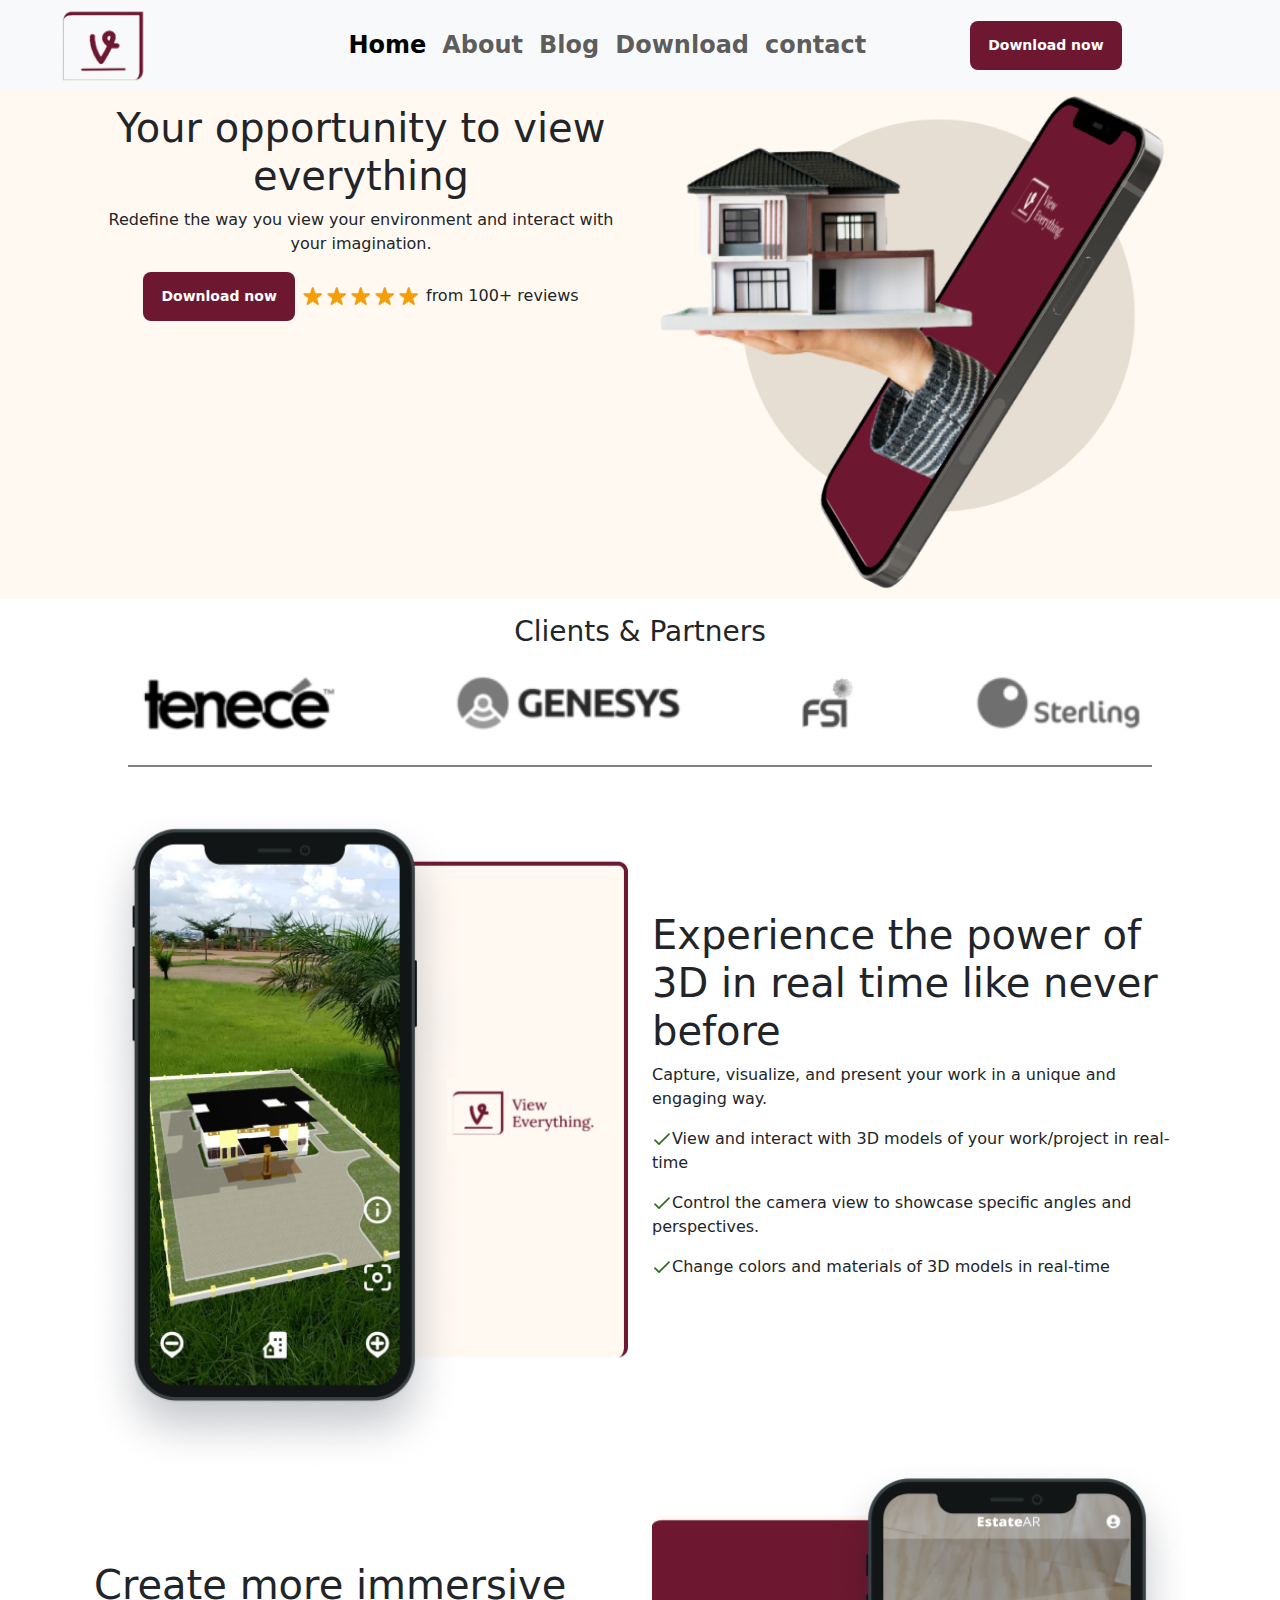
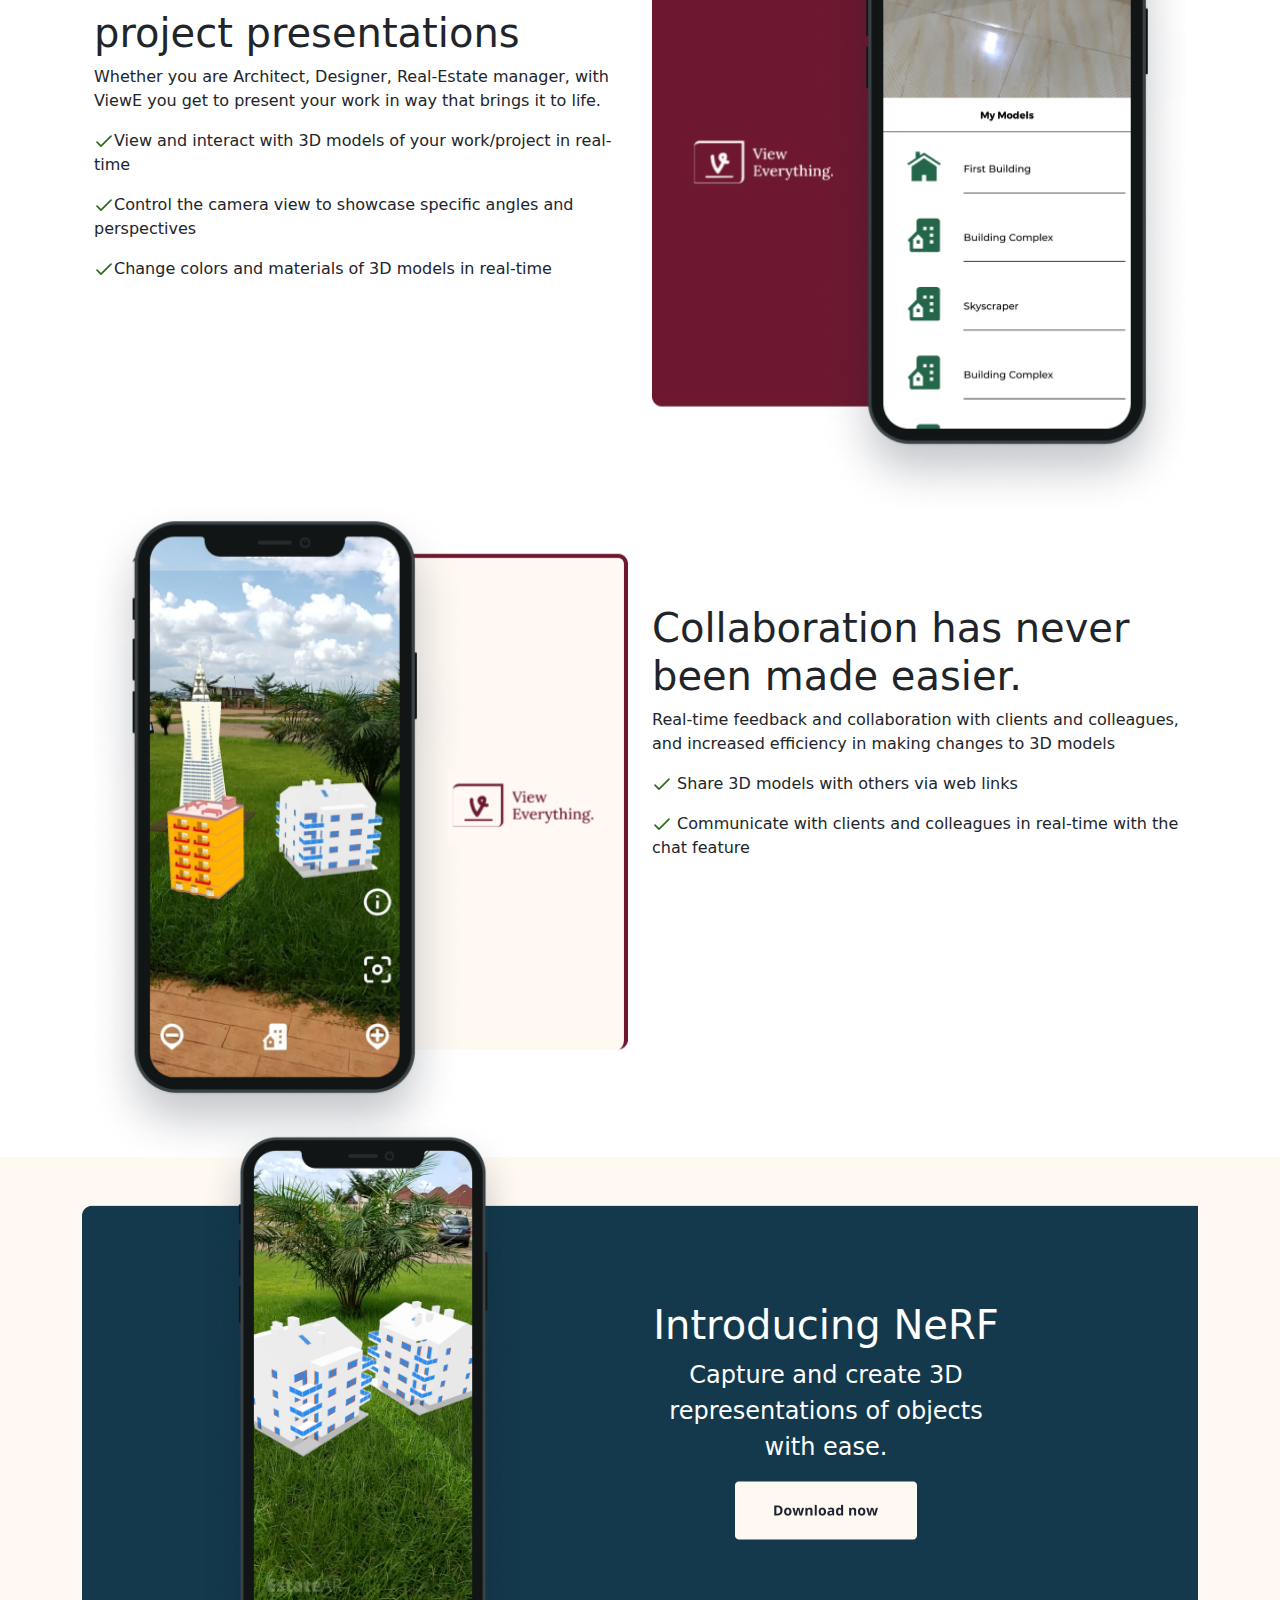
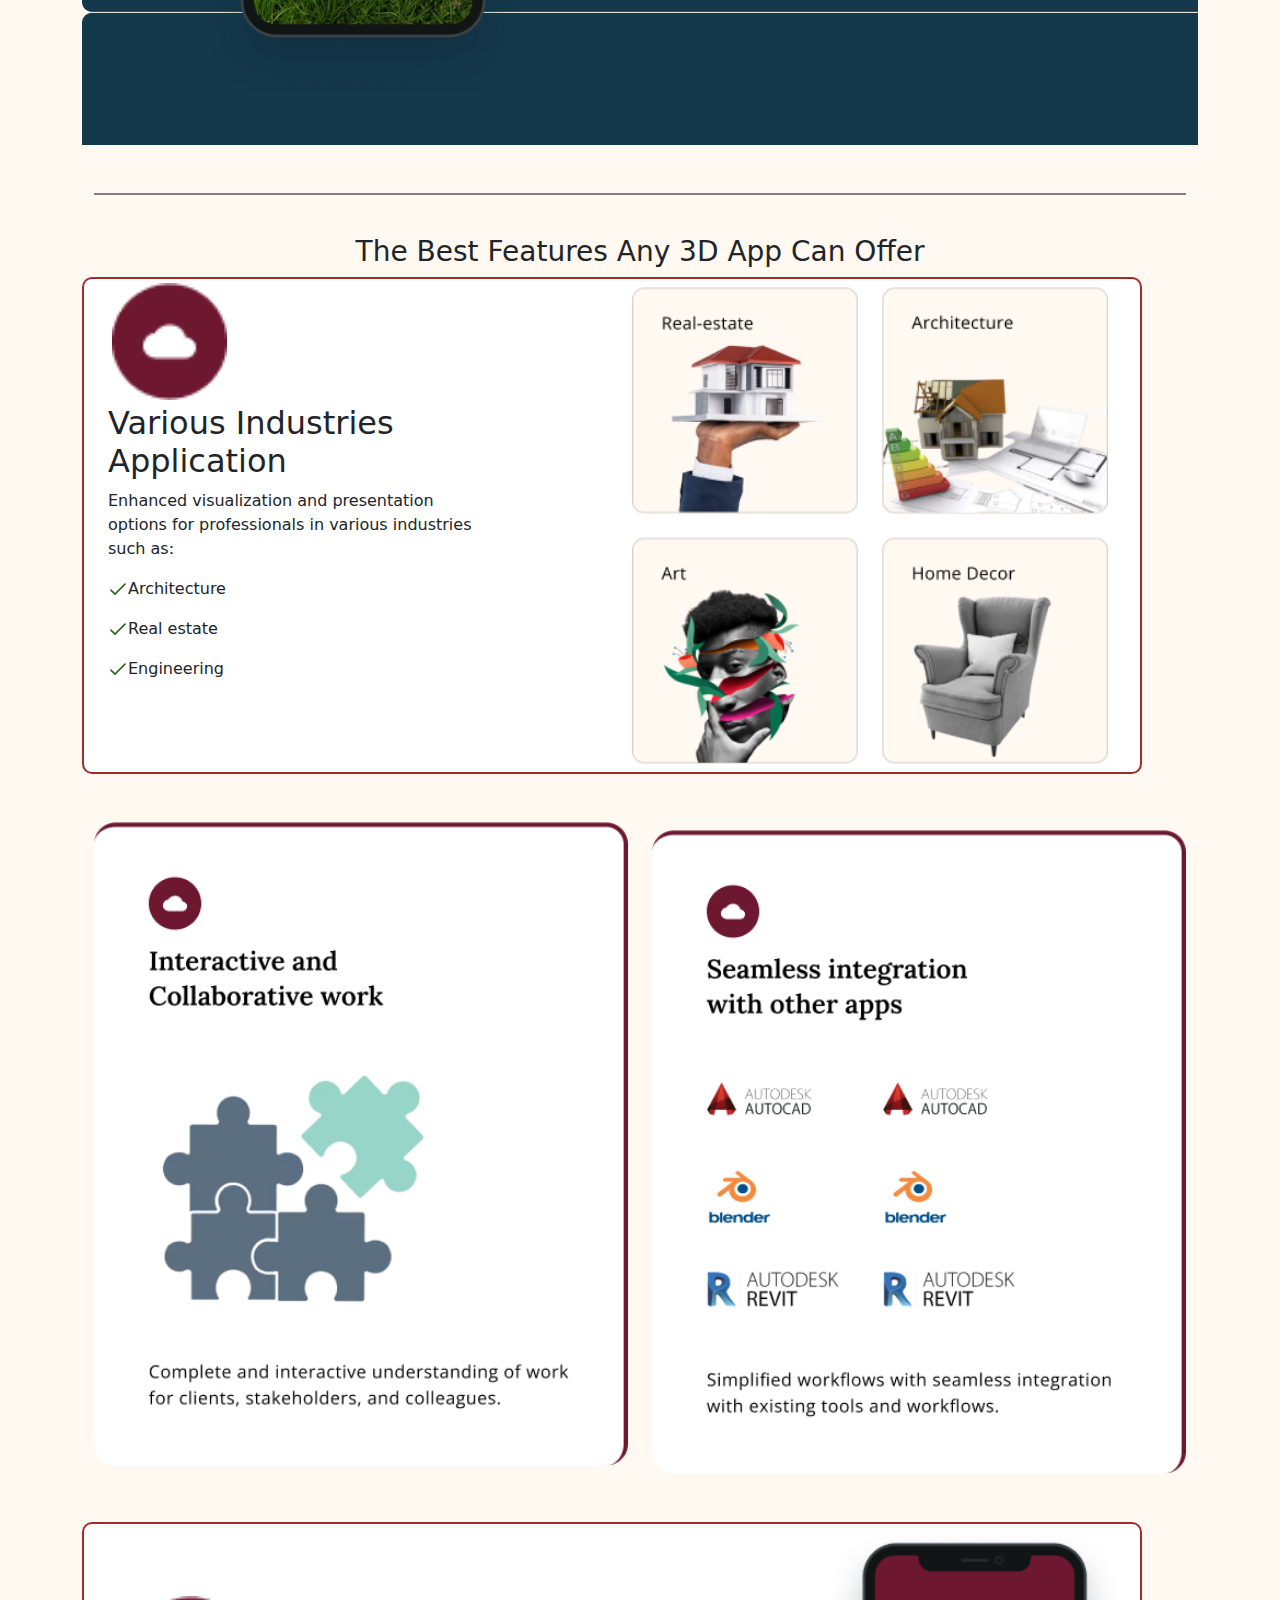
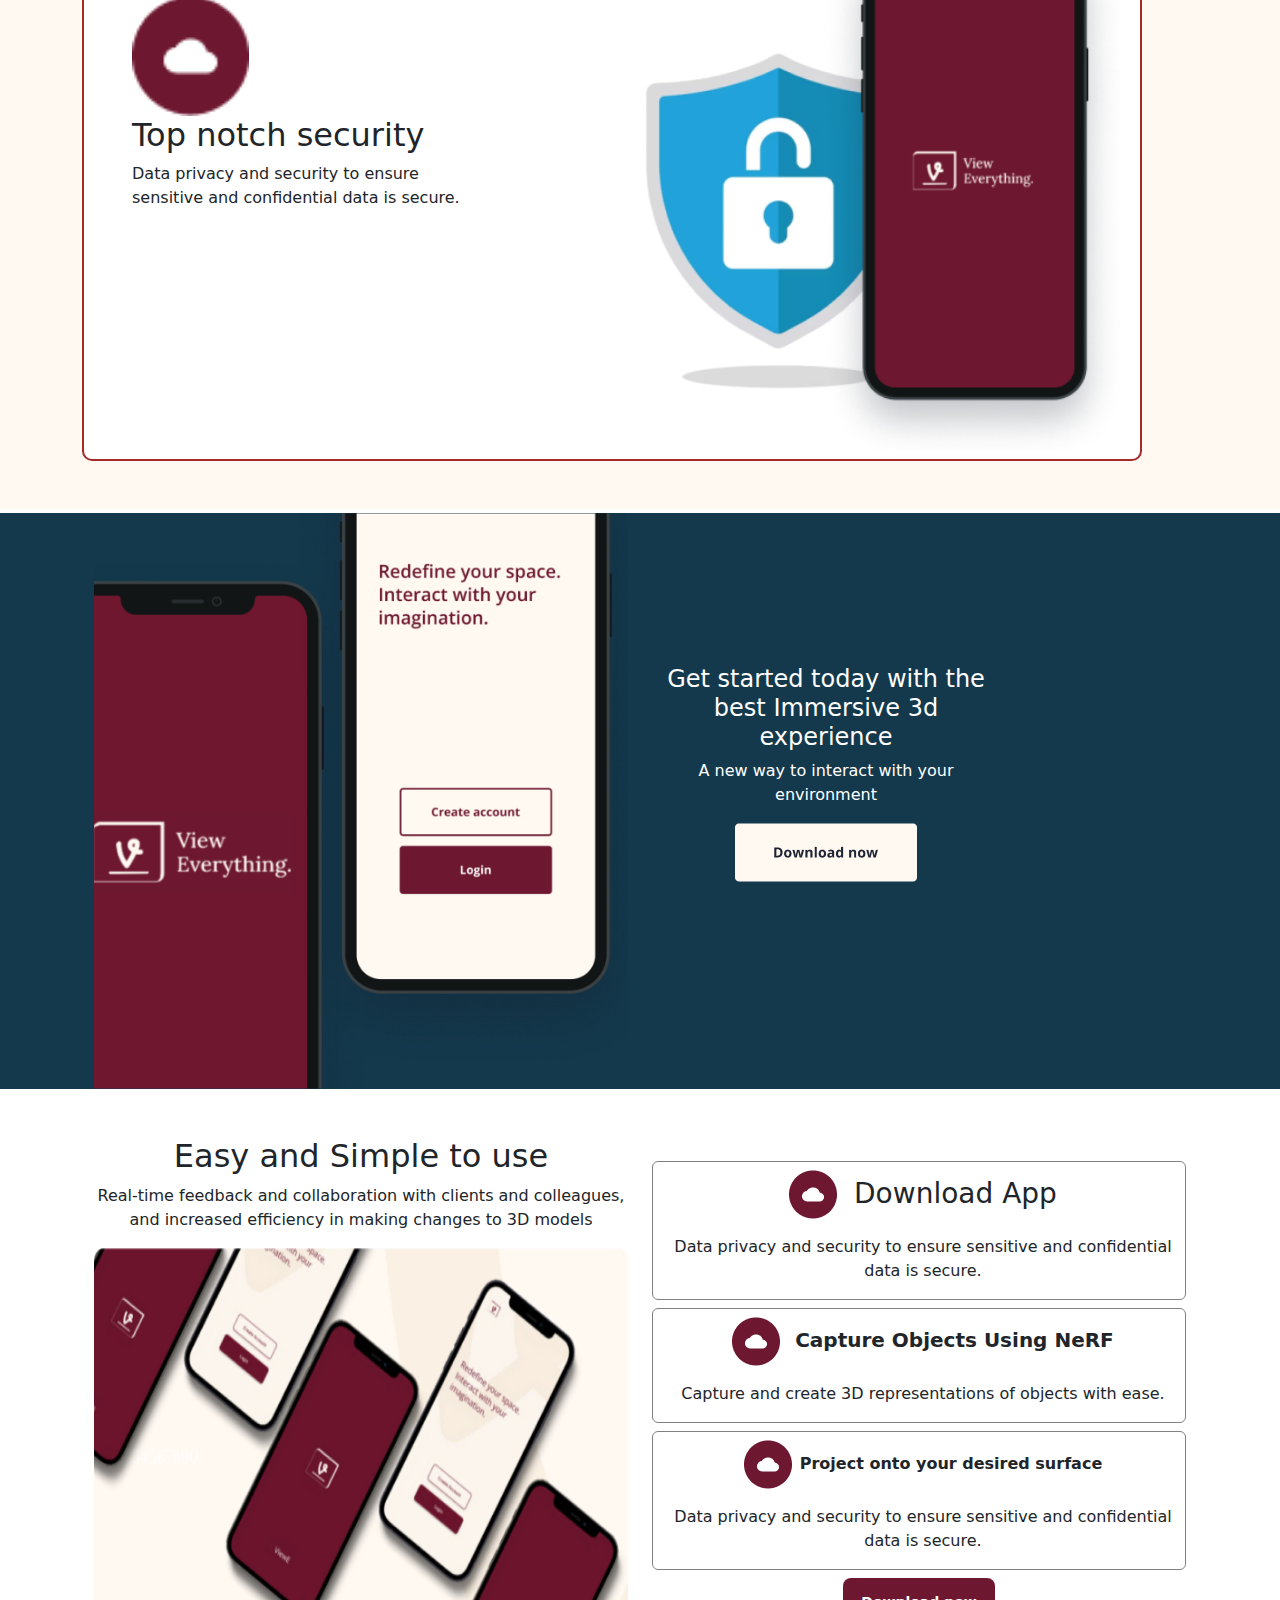
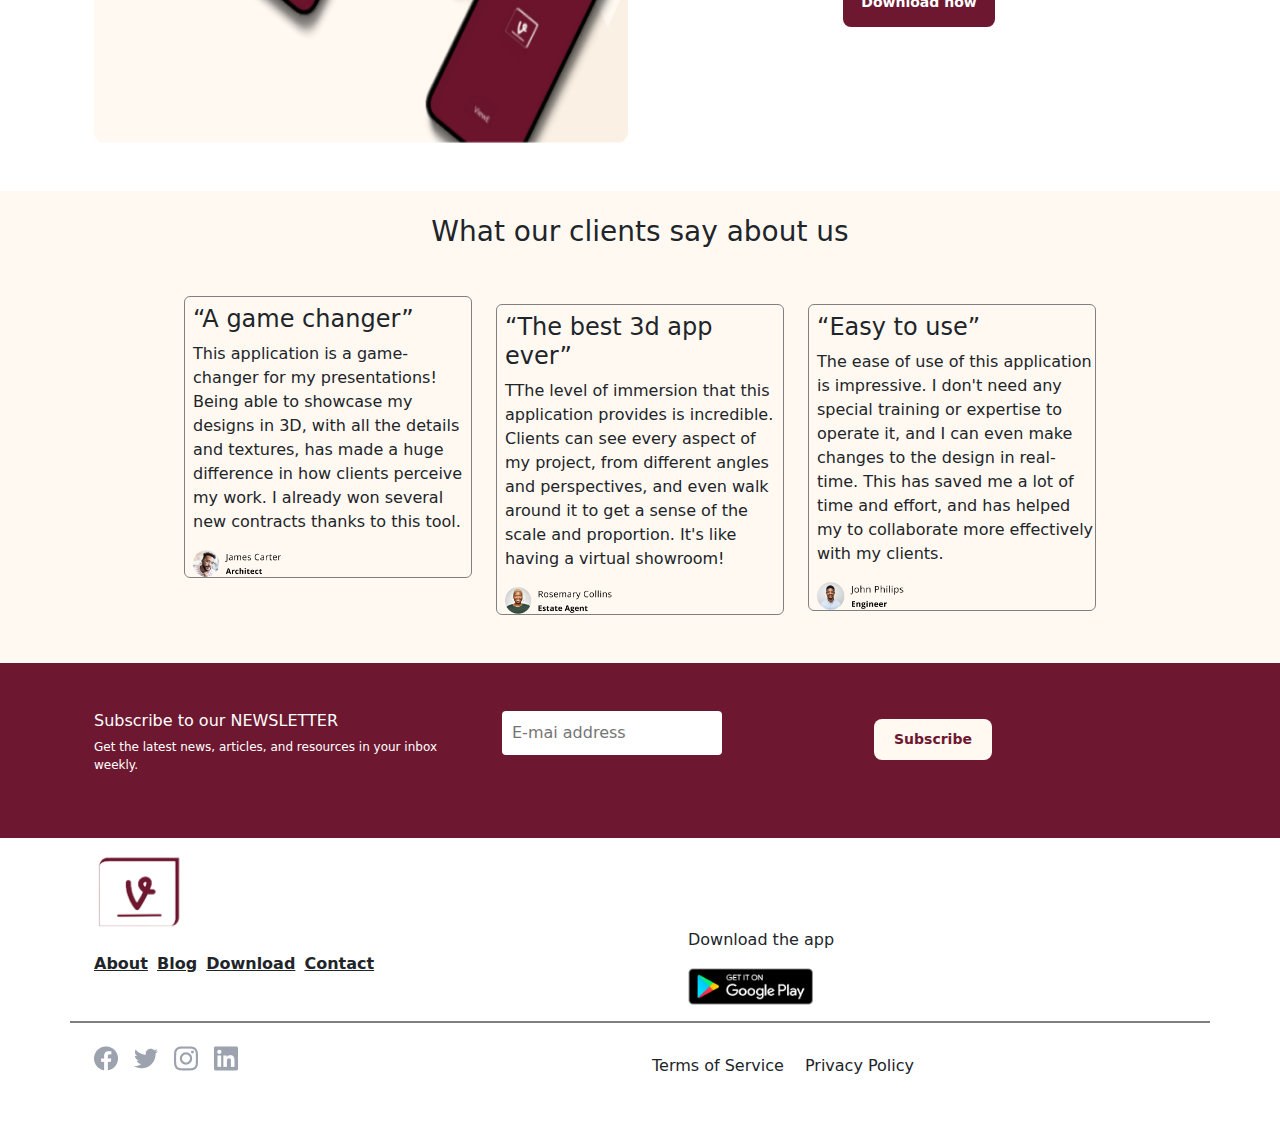
<file: index.html>
<!DOCTYPE html>
<html lang="en">
<head>
    <meta charset="UTF-8">
    <meta name="viewport" content="width=device-width, initial-scale=1.0">
    <title>level one project</title>
    <link rel="stylesheet" href="style.css">
    <link rel="stylesheet" href="bootstrap-5.3.2-dist/bootstrap-5.3.2-dist/css/bootstrap.css">
</head>
<body class="pb-5">
    <header>
        <nav class="navbar navbar-expand-lg bg-body-tertiary col-ms-12 w-100" >
            <div class="container-fluid">
              <img src="img/image 17.png" alt="" class="ms-5 picture2">
              <button class="navbar-toggler" type="button" data-bs-toggle="collapse" data-bs-target="#navbarNav" aria-controls="navbarNav" aria-expanded="false" aria-label="Toggle navigation">
                <span class="navbar-toggler-icon"></span>
              </button>
              <div class="collapse navbar-collapse fs-4 justify-content-center  align-items-center " id="navbarNav">
                <ul class="navbar-nav">
                  <li class="nav-item">
                    <a class="nav-link active  ms-5 fw-bold Home" aria-current="page" href="index.html">Home</a>
                  </li>
                  <li class="nav-item fw-bold">
                    <a class="nav-link" href="about.html">About</a>
                  </li>
                  <li class="nav-item fw-bold">
                    <a class="nav-link" href="blog.html">Blog</a>
                  </li>
                  <li class="nav-item  fw-bold">
                    <a class="nav-link " href="download.html">Download</a>
                  </li>
                  <li class="nav-item  fw-bold">
                    <a class="nav-link " href="Contact.html">contact</a>
                  </li>
                </ul>
               <div class="ms-5  pl-5 ps-5 butt" >
                <button class="butt" >Download now</button>
               </div>
              </div>
            </div>
          </nav>
    </header>
    <main>
      <section id="hero">
      <div class="container">
        <div class="row mx-auto">
          <div class="col-lg-6 col-md-6 col-sm-12">
           <div class=" mt-5 pt-2  text-center" >
            <h1 class="mt-5">Your opportunity to view everything</h1>
            <p class="">Redefine the way you view your environment and interact with your imagination.</p>
            <button class="down1">Download now</button>
            <img src="img/Rating.png"alt="">
            <span>from 100+ reviews</span>
           </div>
          </div>
          <div class="col-lg-6 col-md-6 col-sm-12">
            <img src="img/Group 11.png" alt="" class="w-100 mt-5 pt-5">
          </div>
        </div>
      </div>
     </section>
     <section id="clients">
        <h3 class="mx-auto justify-content-center text-center my-3">Clients & Partners</h3>
        <img src="img/image 19.png" alt="" class="w-100">
    </section>
    <section>
      <div class="container">
        <div class="row experience mx-auto  ">
          <div class="col-lg-6 col-md-6 col-sm-12 mt-md-5 ">
            <img src="img/both.png" alt="" class="w-100 ">
           </div>
          <div class=" col-lg-6 col-md-6 col-sm-12 get">
           <div class="mt-5 pt-5 mt-md-5 pb-sm-5 power ">
           <h1 class="mt-5 ">Experience the power of 3D in real  time like never before</h1>
             <p>Capture, visualize, and present your work in a  unique and engaging way.</p>
               <p><img src="img/Icon.svg" alt="" >View and interact with 3D models of your work/project in real-time</p>
               <p><img src="img/Icon.svg" alt="">Control the camera view to showcase specific angles and perspectives.</p>
               <p><img src="img/Icon.svg" alt="">Change colors and materials of 3D models in real-time</p>
           </div>
        </div>
   </div> 
    </section>
    <section>
      <div class="container">
        <div class="row mx-auto">
          <div class="col-lg-6 col-md-6 col-sm-12 get">
            <h1 class="mt-5 pt-5">Create more immersive project presentations</h1>
           <p >Whether you are Architect, Designer, Real-Estate manager, with ViewE you get to present your work in way that brings it to life.</p>
            <p><img src="img/Icon.svg" alt="" >View and interact with 3D models of your work/project in real-time</p>
            <p> <img src="img/Icon.svg" alt="" >Control the camera view to showcase specific angles and perspectives</p>
            <p><img src="img/Icon.svg" alt="" >Change colors and materials of 3D models in real-time</p>
          </div>
         <div class="col-lg-6 col-md-6 col-sm-12"> 
          <img src="img/Group 14.png" alt="" class="w-100">
         </div>
        </div>
      <div>
    </section>
    <section>
      <div class="container">
        <div class="row mx-auto experience">
          <div class="col-lg-6 col-md-6 col-sm-12">
            <img src="img/Group 6.png" alt="" class="w-100">
          </div>
          <div  class="col-lg-6 col-md-6 col-sm-12 get ">
            <h1 class="mt-5 pt-5 ">Collaboration has never been made easier.</h1>
            <p>Real-time feedback and collaboration with clients and colleagues, and increased efficiency in making changes to 3D models</p>
            <p><img src="img/Icon.svg" alt=""> Share 3D models with others via web links</p>
            <p><img src="img/Icon.svg" alt=""> Communicate with clients and colleagues in real-time with the chat feature</p>
          </div>
        </div>
      </div>
    </section>
    <section id="hero2">
       <div class="container pt-5 pb-5" >
          <div class="row mx-auto background">
            <div class="col-lg-6 col-md-6 col-sm-12 Yes text-center ">
              <img src="img/Yes.png" alt="" class="ps-1 fone " style="width: 60%;margin-top: -80px; padding-bottom: 20px;">
            </div>
           <div class="col-lg-4 col-md-6 col-sm-12 get2">
             <div class=" pt-5 mt-5  text-white text-center">
              <h1 class="" >Introducing NeRF</h1>
              <p class="fs-4">Capture and create 3D representations of objects with ease.</p>
              <img src="img/Buttons.png" alt="" class="pb-5">
             </div>
           </div>
          </div>
        </div>
      </div>
    </section >
    <section id="hero9">
      <div class="container">
        <div class="row mx-auto">
          <div class="col-lg-12 col-lg-12 col-lg-12">
            <h3 class="justify-content-center text-center superhero">The Best Features Any 3D App Can Offer</h3>
          </div>
          <div id="cont" class="col-md-12 various">
            <div class="row mx-auto" >
                <div class="col-lg-6 col-md-6 col-sm-12  ">
                  <img src="img/cloud.png" alt="" class="p-1 w-25 ">
                  <h2 class="w-75">Various Industries Application</h2>
                  <p class="w-75">Enhanced visualization and presentation options for professionals in various industries such as:</p>
                  <p><img src="img/Icon.svg" alt="">Architecture</p>
                  <p><img src="img/Icon.svg" alt="">Real estate</p>
                  <p><img src="img/Icon.svg" alt="">Engineering</p>
                </div>
                <div  class="col-lg-6 col-md-6 col-sm-12">
                  <img src="img/Frame 40631 (1).png" alt="" class="p-2 w-100 ">
                </div>
               
            </div>
          </div>
        </div>
      </div>
    </section>
    <section id="hero">
      <div class="container  gap-5 pt-5">
        <div class="row mx-auto" >
          <div class="col-lg-6 col-lg-6 col-sm-12 ">
            <img src="img/Frame 40578.png" alt="" class="w-100">
          </div>
          <div class="col-lg-6 col-lg-6 col-sm-12 mt-2">
            <img src="img/Frame 40579.png" alt="" class="w-100">
          </div>
        </div>
      </div>
    </section>
    <section id="hero" class="pb-5">
      <div class="container pt-5">
        <div id="cont" class="col-md-12">
          <div class="row mx-auto" >
              <div class="col-lg-6 col-md-6 col-sm-12 ps-5 pt-5">
                <img src="img/cloud.png" alt="" class="pt-4 w-25 ">
                <h2>Top notch security</h2>
                <p class="w-75">Data privacy and security to ensure sensitive and confidential data is secure.</p>
              </div>
              <div  class="col-lg-6 col-md-6 col-sm-12">
                <img src="img/Group 5.png" alt="" class="p-2 w-100 ">
              </div>
          </div>
        </div>
      </div>
    </section>
    <section id="hero4" class="mt-1">
      <div class="container">
          <div class="row mx-auto">
            <div class="col-lg-6 col-md-6 col-sm-12">
              <img src="img/image 14.png" alt="" class="ms-0 w-100">
            </div>
           <div class="col-lg-4 col-md-6 col-sm-12 get1 text-center">
             <div class=" pt-5 mt-5 text-white w-100 get1 ">
              <h4 class=" pt-2 mt-5 w-100 " >Get started today with the best Immersive 3d experience</h1>
              <p class="">A new way to interact with your environment</p>
              <img src="img/Buttons.png" alt="" class="pb-3">
             </div>
           </div>
          </div>
        </div>
      </div>
    </section >
    <section>
      <div class="container pt-5">
        <div class="row mx-auto">
          <div class="col-lg-6 col-md-6 col-sm-12 text-center">
            <div>
              <h2>Easy and Simple to use</h2>
              <p class="">Real-time feedback and collaboration with clients and colleagues, and increased efficiency in making changes to 3D models</p>
              <img src="img/Rectangle 58.png" alt="" class="w-100" style="height: 55vh;">
            </div>
          </div>
          <div class="col-lg-6 col-md-6 col-sm-12 pt-4 text-center">
            <div class=" data privacy">
              <div class="">
                 <h3><img src="img/cloud.png" alt="" class="p-2"> Download App</h3>
                 <p class="ps-2">Data privacy and security to ensure sensitive and confidential data is secure.</p>
              </div>
            </div>
            <div class=" data mt-2 ">
              <div>
                 <h5 class="fw-bold"><img src="img/cloud.png" alt="" class="p-2"> Capture Objects Using NeRF</h2>
                 <p class="ps-2">Capture and create 3D representations of objects with ease.</p>
              </div>
            </div>
            <div class=" data mt-2">
              <div>
                 <h6 class="fw-bold"><img src="img/cloud.png" alt="" class="p-2">Project onto your desired surface</h3>
                 <p class="ps-2">Data privacy and security to ensure sensitive and confidential data is secure.</p>
              </div>
            </div>
            <div class="mt-2">
              <button>Download now</button>
            </div>
          </div>
        </div>
      </div>
    </section>
    <section id="hero3" class="mt-5 w-100 pb-5">
      <div>
        <div>
          <div class="col-lg-12 col-lg-12 col-lg-12 pt-4">
            <h3 class="justify-content-center text-center ">What our clients say about us</h3>
          </div>
        </div>
        <div class="container w-75 mt-5">
          <div class="row mx-auto">
            <div class="col-lg-4 col-md-4 col-sm-12">
               <div class="data">
                <div class="ps-2 pt-2">
                  <h4>“A game changer”</h4>
                  <p>This application is a game-changer for my presentations! Being able to showcase my designs in 3D, with all the details and textures, has made a huge difference in how clients perceive my work. I already won several new contracts thanks to this tool.</p>
                  <img src="img/eng2.png" alt="" class="w-100">
                </div>
               </div>
            </div>
            <div class="col-lg-4 col-md-4 col-sm-12">
              <div class="data mt-2">
               <div class="ps-2 pt-2">
                 <h4>“The best 3d app ever”</h4>
                 <p>TThe level of immersion that this application provides is incredible. Clients can see every aspect of my project, from different angles and perspectives, and even walk around it to get a sense of the scale and proportion. It's like having a virtual showroom!</p>
                 <img src="img/eng1.png" alt="" class="w-100">
               </div>
              </div>
           </div>
           <div class="col-lg-4 col-md-4 col-sm-12">
            <div class="data mt-2">
             <div class="ps-2 pt-2">
               <h4>“Easy to use”</h4>
               <p>The ease of use of this application is impressive. I don't need any special training or expertise to operate it, and I can even make changes to the design in real-time. This has saved me a lot of time and effort, and has helped my to collaborate more effectively with my clients.</p>
               <img src="img/enng.png" alt="" class="w-100">
             </div>
            </div>
         </div>
          </div>
        </div>
      </div>
    </section>
  </main>  
    <footer>
      <section id="hero5">
        <div class="container pt-5 pb-5">
          <div class="row mx-auto">
            <div class="col-lg-4 col-md-4 col-ms-12 text-white">
              <h6>Subscribe to our NEWSLETTER</h6>
              <p class="" style="font-size: 12px;">Get the latest news, articles, and resources in your inbox weekly.</p>
            </div>
             <div class="col-lg-4 col-md-4 col-ms-12 ps-5 ">
              <input type="email" placeholder="E-mai address" style="border-radius: 4px;border: none; padding: 10px;">
             </div>
             <div class="col-lg-4 col-md-4 col-ms-12 ps-5 mt-2">
             <button class="Subscribe">Subscribe</button>
             </div>
          </div>
        </div>
      </section>
      <div class="col-lg-12 col-md-12 col-sm-12 ms- mt-3 w-75 picture">
        <img src="img/image 17.png" alt="" class="ms-5 ps-5 picture3">
      </div>
      <section>
        <div class="container">
          <div class="row mx-auto">
            <div class="col-lg-6 col-md-6 col-ms-1 pt-4 spanabout">
              <span class=" fw-bold"> <a href="about.html" class="text-dark">About</a></span>
              <span class="ps-1 fw-bold"> <a href="blog.html" class="text-dark">Blog</a></span>
              <span class="ps-1 fw-bold"><a href="download.html" class="text-dark">Download</a></span>
              <span class="ps-1 fw-bold"> <a href="Contact.html" class="text-dark">Contact</a></span>
            </div>
            <div class="col-lg-6 col-md-6 col-ms-12 ps-5">
              <p>Download the app</p>
              <img src="img/Store Badge.png" alt="" class="w-25">
            </div>
          </div>
        </div>
      </section>
      <section >
        <div class="container mt-3" style="border-top: 2px solid gray; padding-top: 15px;">
          <div class="row mx-auto">
            <div class="col-lg-6 col-md-6  col-ms-12 pt-2">
              <img src="img/Icons.png" alt="">
            </div>
            <div class="col-lg-6 col-md-6 col-ms-12 pt-3 " >
              <span>Terms of Service</span>
              <span class="ms-3">
                Privacy Policy</span>
            </div>
          </div>
        </div>
      </section>
    </footer>

    <script src="bootstrap-5.3.2-dist/bootstrap-5.3.2-dist/js/bootstrap.bundle.js"></script>
</body>
</html>
</file>
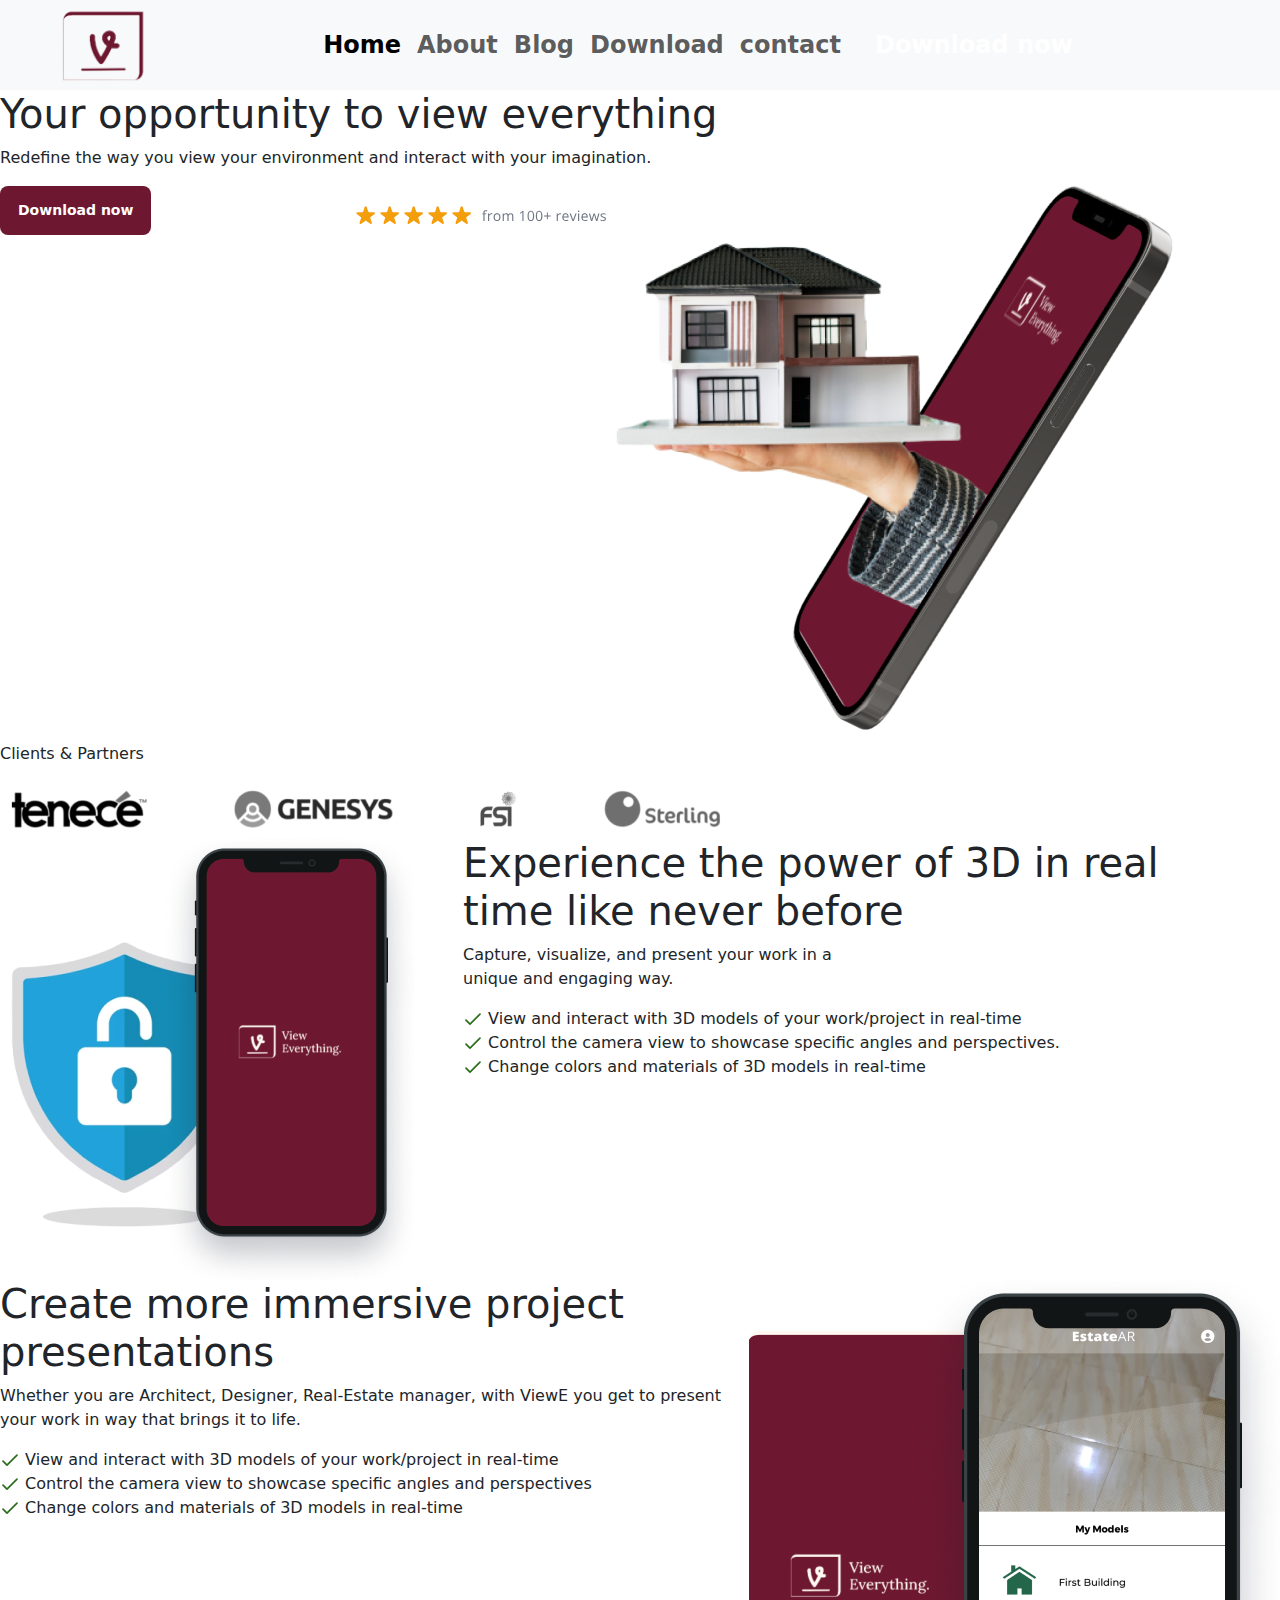
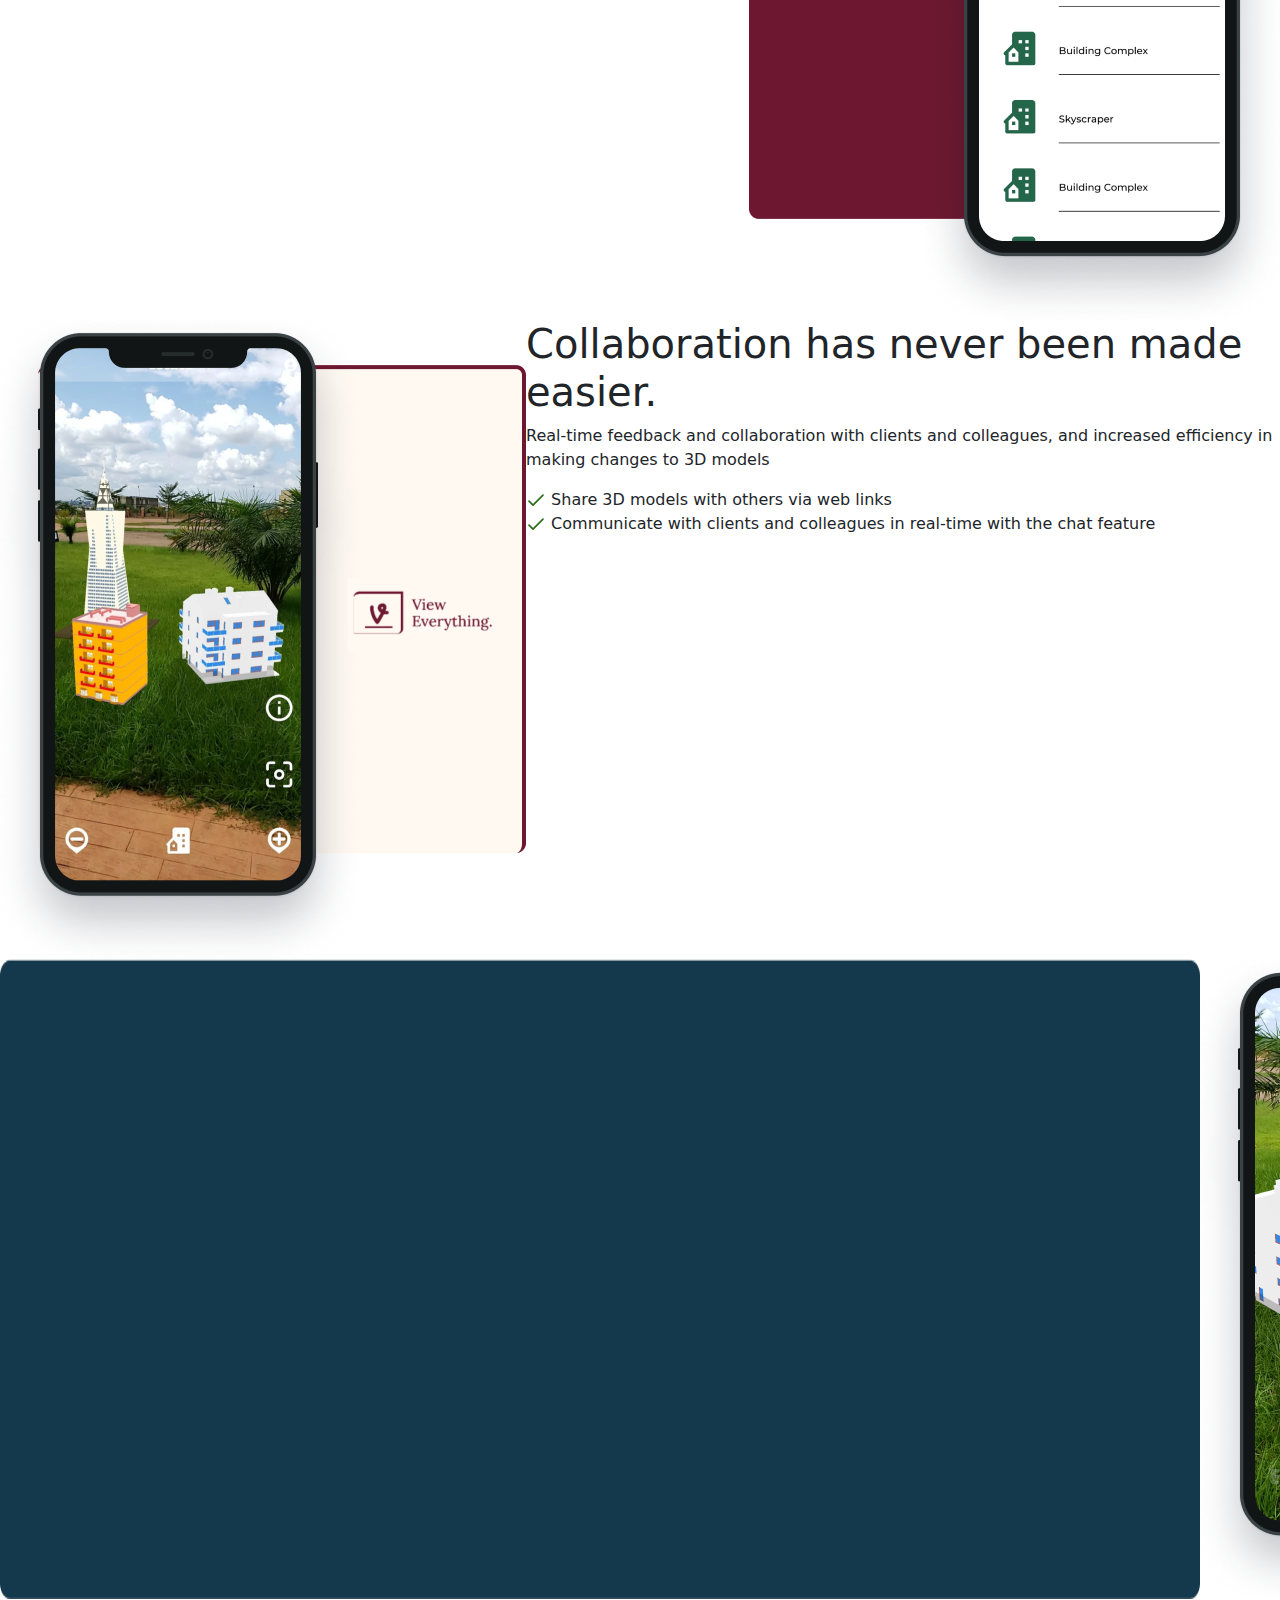
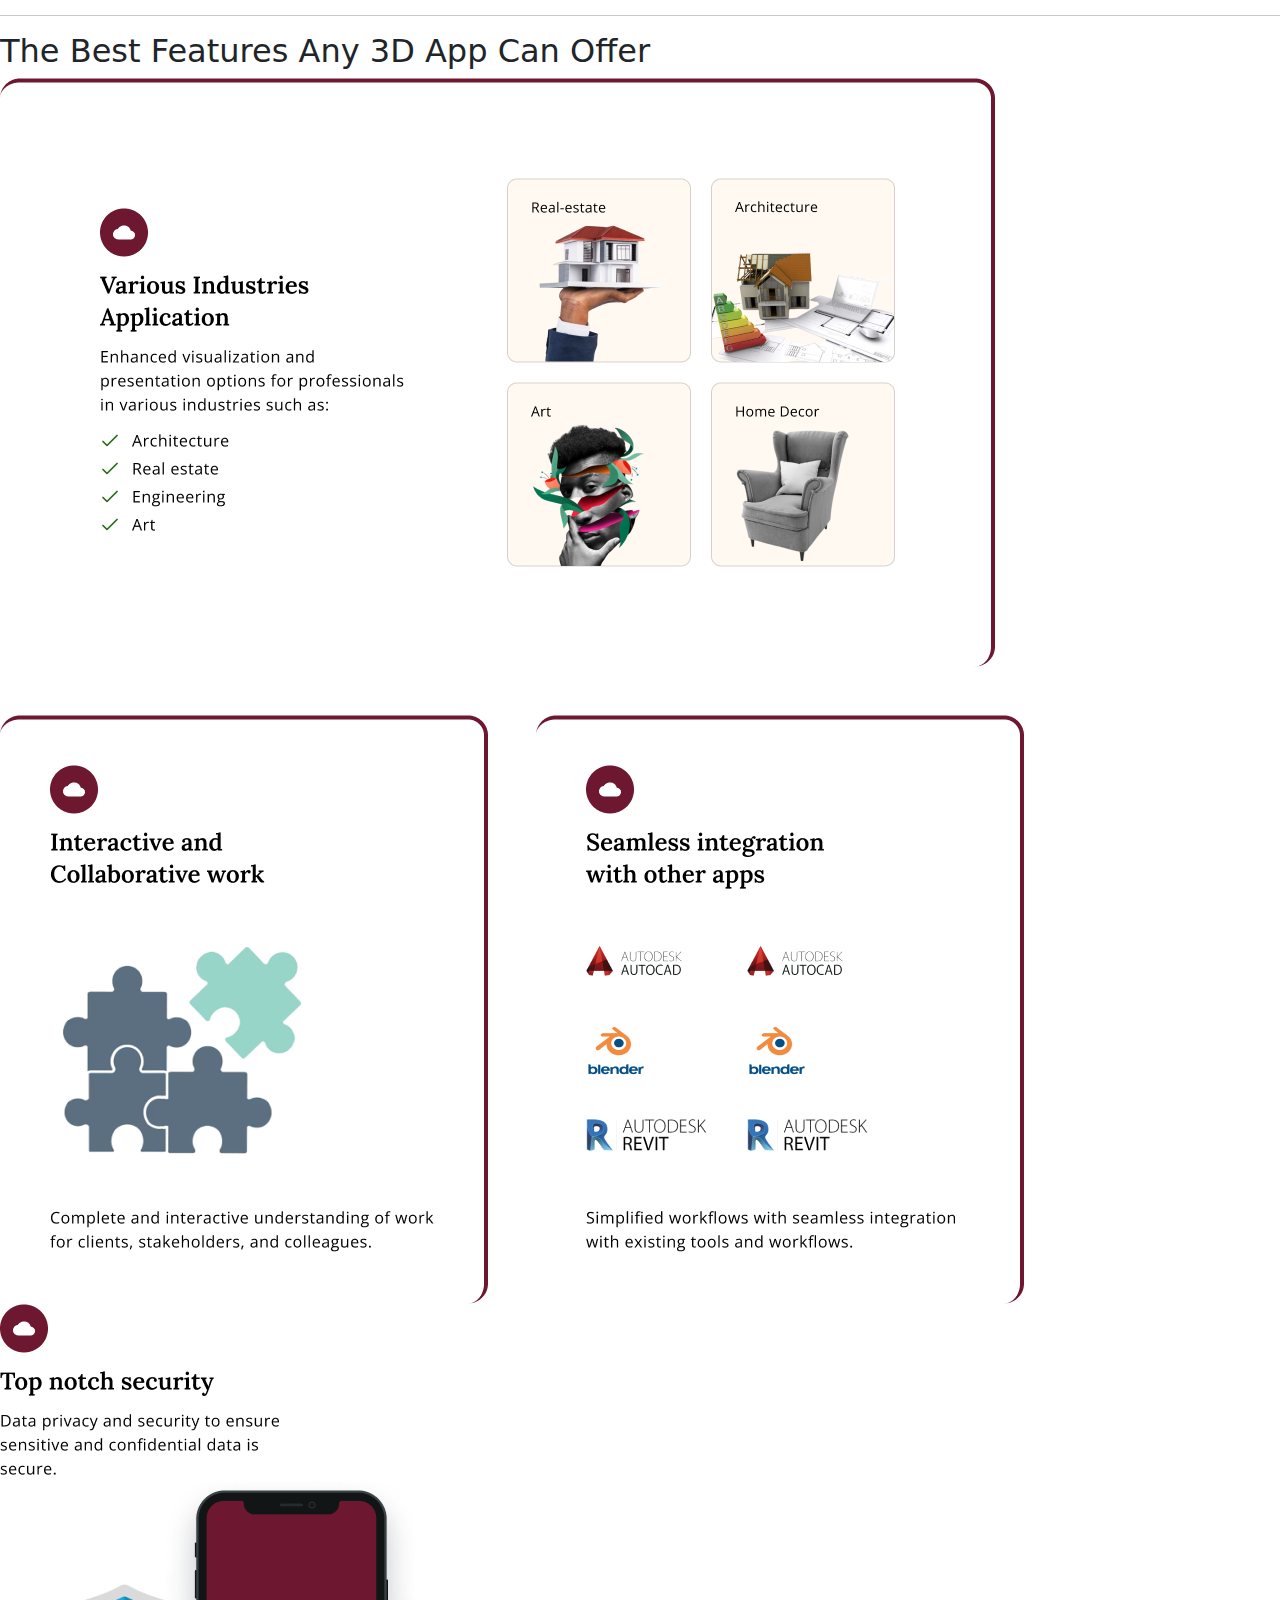
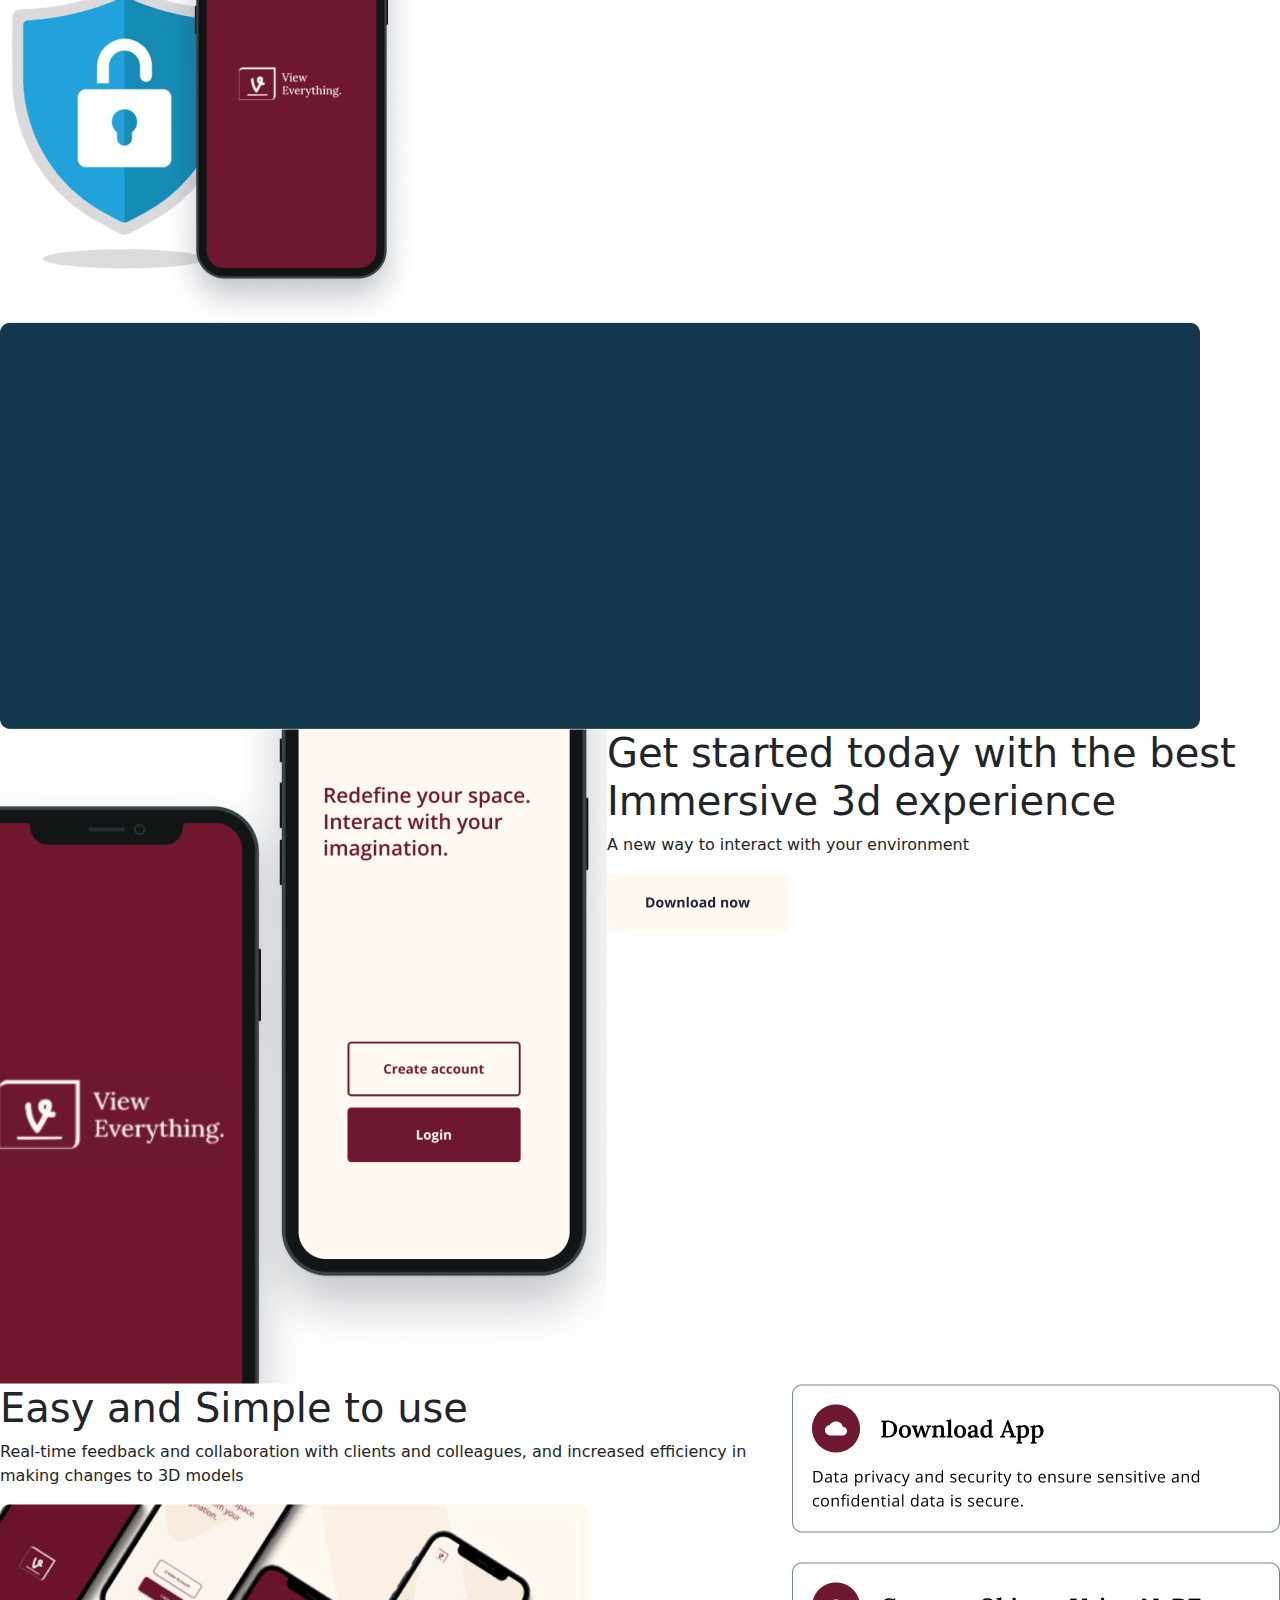
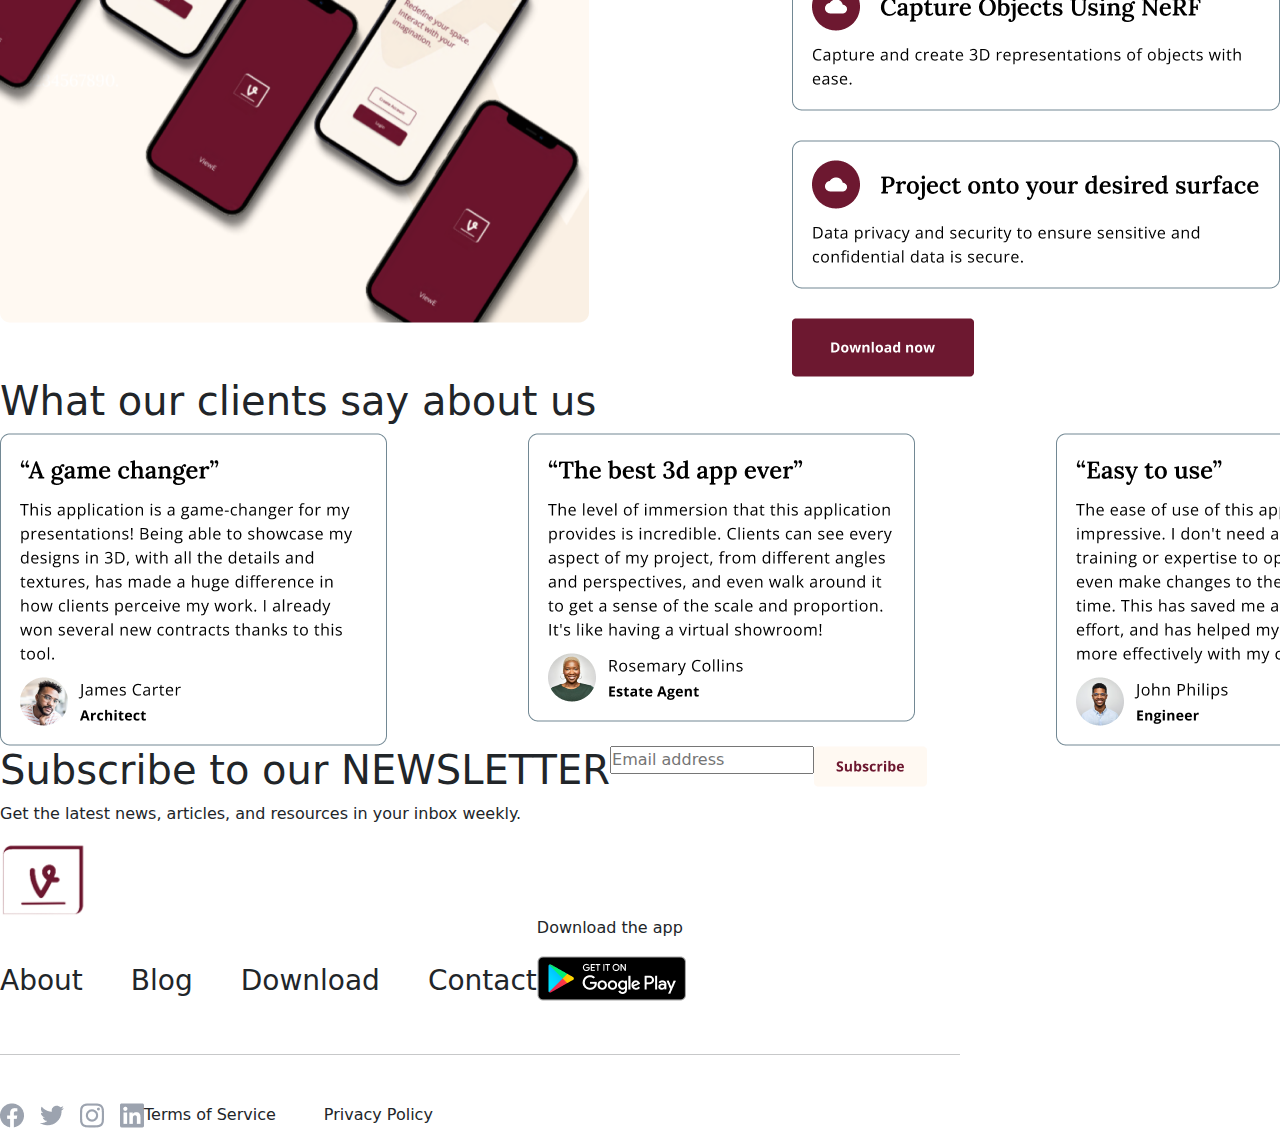
<file: Index.html>
<!DOCTYPE html>
<html lang="en">
<head>
    <meta charset="UTF-8">
    <meta name="viewport" content="width=device-width, initial-scale=1.0">
    <title>level one project</title>
    <link rel="stylesheet" href="style.css">
    <link rel="stylesheet" href="https://cdn.jsdelivr.net/npm/bootstrap@5.3.2/dist/css/bootstrap.min.css">
</head>
<body>
    <!-- navbar -->
    <nav>
        <nav class="navbar navbar-expand-lg bg-body-tertiary" >
            <div class="container-fluid">
              <img src="img/image 17.png" alt="" class="ms-5">
              <button class="navbar-toggler" type="button" data-bs-toggle="collapse" data-bs-target="#navbarNav" aria-controls="navbarNav" aria-expanded="false" aria-label="Toggle navigation">
                <span class="navbar-toggler-icon"></span>
              </button>
              <div class="collapse navbar-collapse fs-4 justify-content-center  align-items-center " id="navbarNav">
                <ul class="navbar-nav">
                  <li class="nav-item">
                    <a class="nav-link active  fw-bold" aria-current="page" href="#">Home</a>
                  </li>
                  <li class="nav-item fw-bold">
                    <a class="nav-link" href="#">About</a>
                  </li>
                  <li class="nav-item fw-bold">
                    <a class="nav-link" href="#">Blog</a>
                  </li>
                  <li class="nav-item  fw-bold">
                    <a class="nav-link " href="">Download</a>
                  </li>
                  <li class="nav-item  fw-bold">
                    <a class="nav-link " href="">contact</a>
                  </li>
                </ul>
                <div class="btn">
                    <button type="button" class="btn text-white fs-4" >Download now</button>
                </div>
              </div>
            </div>
          </nav>
    </nav>
     <main class="d-flex">
        <div class="para4">
            <div>
                <h1 class="para">Your opportunity to view everything</h1>
                <p class="para2">Redefine the way you view your environment and interact with your imagination.</p>
            </div>
           
             <div class="d-flex">
                <div>
                    <button class="btn1">Download now</button>
                 </div>
                 <div class="stars">
                     <svg width="456" height="59" viewBox="0 0 456 59" fill="none" xmlns="http://www.w3.org/2000/svg"class="stars" >
                         <g clip-path="url(#clip0_220_6906)" class="stars">
                         <path d="M213.756 20.8461C214.055 19.9248 215.359 19.9248 215.658 20.8461L217.177 25.52C217.311 25.932 217.695 26.2109 218.128 26.2109L223.042 26.2111C224.011 26.2111 224.414 27.4507 223.63 28.0201L219.654 30.9089C219.304 31.1636 219.157 31.6149 219.291 32.0269L220.81 36.7009C221.109 37.6222 220.055 38.3883 219.271 37.8189L215.295 34.9304C214.944 34.6758 214.47 34.6758 214.119 34.9304L210.143 37.8189C209.36 38.3883 208.305 37.6222 208.604 36.7009L210.123 32.0269C210.257 31.6149 210.11 31.1636 209.76 30.9089L205.784 28.0201C205 27.4507 205.403 26.2111 206.372 26.2111L211.286 26.2109C211.719 26.2109 212.103 25.932 212.237 25.52L213.756 20.8461Z" fill="#F59E0B"/>
                         </g>
                         <g clip-path="url(#clip1_220_6906)">
                         <path d="M237.756 20.8461C238.055 19.9248 239.359 19.9248 239.658 20.8461L241.177 25.52C241.311 25.932 241.695 26.2109 242.128 26.2109L247.042 26.2111C248.011 26.2111 248.414 27.4507 247.63 28.0201L243.654 30.9089C243.304 31.1636 243.157 31.6149 243.291 32.0269L244.81 36.7009C245.109 37.6222 244.055 38.3883 243.271 37.8189L239.295 34.9304C238.944 34.6758 238.47 34.6758 238.119 34.9304L234.143 37.8189C233.36 38.3883 232.305 37.6222 232.604 36.7009L234.123 32.0269C234.257 31.6149 234.11 31.1636 233.76 30.9089L229.784 28.0201C229 27.4507 229.403 26.2111 230.372 26.2111L235.286 26.2109C235.719 26.2109 236.103 25.932 236.237 25.52L237.756 20.8461Z" fill="#F59E0B"/>
                         </g>
                         <g clip-path="url(#clip2_220_6906)">
                         <path d="M261.756 20.8461C262.055 19.9248 263.359 19.9248 263.658 20.8461L265.177 25.52C265.311 25.932 265.695 26.2109 266.128 26.2109L271.042 26.2111C272.011 26.2111 272.414 27.4507 271.63 28.0201L267.654 30.9089C267.304 31.1636 267.157 31.6149 267.291 32.0269L268.81 36.7009C269.109 37.6222 268.055 38.3883 267.271 37.8189L263.295 34.9304C262.944 34.6758 262.47 34.6758 262.119 34.9304L258.143 37.8189C257.36 38.3883 256.305 37.6222 256.604 36.7009L258.123 32.0269C258.257 31.6149 258.11 31.1636 257.76 30.9089L253.784 28.0201C253 27.4507 253.403 26.2111 254.372 26.2111L259.286 26.2109C259.719 26.2109 260.103 25.932 260.237 25.52L261.756 20.8461Z" fill="#F59E0B"/>
                         </g>
                         <g clip-path="url(#clip3_220_6906)">
                         <path d="M285.756 20.8461C286.055 19.9248 287.359 19.9248 287.658 20.8461L289.177 25.52C289.311 25.932 289.695 26.2109 290.128 26.2109L295.042 26.2111C296.011 26.2111 296.414 27.4507 295.63 28.0201L291.654 30.9089C291.304 31.1636 291.157 31.6149 291.291 32.0269L292.81 36.7009C293.109 37.6222 292.055 38.3883 291.271 37.8189L287.295 34.9304C286.944 34.6758 286.47 34.6758 286.119 34.9304L282.143 37.8189C281.36 38.3883 280.305 37.6222 280.604 36.7009L282.123 32.0269C282.257 31.6149 282.11 31.1636 281.76 30.9089L277.784 28.0201C277 27.4507 277.403 26.2111 278.372 26.2111L283.286 26.2109C283.719 26.2109 284.103 25.932 284.237 25.52L285.756 20.8461Z" fill="#F59E0B"/>
                         </g>
                         <g clip-path="url(#clip4_220_6906)">
                         <path d="M309.756 20.8461C310.055 19.9248 311.359 19.9248 311.658 20.8461L313.177 25.52C313.311 25.932 313.695 26.2109 314.128 26.2109L319.042 26.2111C320.011 26.2111 320.414 27.4507 319.63 28.0201L315.654 30.9089C315.304 31.1636 315.157 31.6149 315.291 32.0269L316.81 36.7009C317.109 37.6222 316.055 38.3883 315.271 37.8189L311.295 34.9304C310.944 34.6758 310.47 34.6758 310.119 34.9304L306.143 37.8189C305.36 38.3883 304.305 37.6222 304.604 36.7009L306.123 32.0269C306.257 31.6149 306.11 31.1636 305.76 30.9089L301.784 28.0201C301 27.4507 301.403 26.2111 302.372 26.2111L307.286 26.2109C307.719 26.2109 308.103 25.932 308.237 25.52L309.756 20.8461Z" fill="#F59E0B"/>
                         </g>
                         <path d="M335.405 28.3159H333.539V34.9194H332.404V28.3159H331.078V27.769L332.404 27.3931V26.894C332.404 26.2651 332.498 25.7547 332.685 25.3628C332.871 24.9663 333.143 24.6746 333.498 24.4878C333.854 24.3009 334.286 24.2075 334.797 24.2075C335.084 24.2075 335.346 24.2326 335.583 24.2827C335.825 24.3328 336.036 24.3898 336.219 24.4536L335.925 25.3491C335.77 25.299 335.594 25.2534 335.398 25.2124C335.207 25.1668 335.011 25.144 334.811 25.144C334.378 25.144 334.056 25.2853 333.847 25.5679C333.642 25.8459 333.539 26.2834 333.539 26.8804V27.4272H335.405V28.3159ZM340.44 27.2905C340.591 27.2905 340.748 27.2996 340.912 27.3179C341.076 27.3315 341.222 27.3521 341.35 27.3794L341.206 28.4321C341.083 28.4002 340.946 28.3752 340.796 28.3569C340.646 28.3387 340.504 28.3296 340.372 28.3296C340.071 28.3296 339.786 28.3911 339.518 28.5142C339.253 28.6326 339.021 28.8058 338.82 29.0337C338.62 29.257 338.463 29.5282 338.349 29.8472C338.235 30.1616 338.178 30.5125 338.178 30.8999V34.9194H337.036V27.4272H337.979L338.103 28.8081H338.15C338.305 28.5301 338.492 28.2772 338.711 28.0493C338.93 27.8169 339.183 27.6323 339.47 27.4956C339.761 27.3589 340.085 27.2905 340.44 27.2905ZM349.475 31.1597C349.475 31.7749 349.395 32.3241 349.235 32.8071C349.076 33.2902 348.846 33.6981 348.545 34.0308C348.244 34.3634 347.88 34.6187 347.451 34.7964C347.027 34.9696 346.547 35.0562 346.009 35.0562C345.507 35.0562 345.047 34.9696 344.628 34.7964C344.213 34.6187 343.853 34.3634 343.548 34.0308C343.247 33.6981 343.012 33.2902 342.844 32.8071C342.68 32.3241 342.598 31.7749 342.598 31.1597C342.598 30.3394 342.737 29.6421 343.015 29.0679C343.293 28.4891 343.689 28.0493 344.204 27.7485C344.724 27.4432 345.341 27.2905 346.057 27.2905C346.74 27.2905 347.337 27.4432 347.848 27.7485C348.363 28.0539 348.761 28.4959 349.044 29.0747C349.331 29.6489 349.475 30.3439 349.475 31.1597ZM343.773 31.1597C343.773 31.7612 343.853 32.283 344.013 32.7251C344.172 33.1672 344.418 33.509 344.751 33.7505C345.084 33.992 345.512 34.1128 346.036 34.1128C346.556 34.1128 346.982 33.992 347.314 33.7505C347.652 33.509 347.9 33.1672 348.06 32.7251C348.219 32.283 348.299 31.7612 348.299 31.1597C348.299 30.5627 348.219 30.0477 348.06 29.6147C347.9 29.1772 347.654 28.84 347.321 28.603C346.989 28.366 346.558 28.2476 346.029 28.2476C345.25 28.2476 344.678 28.505 344.313 29.02C343.953 29.535 343.773 30.2482 343.773 31.1597ZM359.821 27.2905C360.646 27.2905 361.268 27.507 361.688 27.9399C362.107 28.3683 362.316 29.0588 362.316 30.0112V34.9194H361.195V30.0659C361.195 29.4598 361.063 29.0063 360.799 28.7056C360.539 28.4002 360.152 28.2476 359.637 28.2476C358.912 28.2476 358.386 28.4572 358.058 28.8765C357.729 29.2957 357.565 29.9132 357.565 30.729V34.9194H356.438V30.0659C356.438 29.6603 356.378 29.3231 356.26 29.0542C356.146 28.7853 355.973 28.5848 355.74 28.4526C355.512 28.3159 355.223 28.2476 354.872 28.2476C354.375 28.2476 353.977 28.3501 353.676 28.5552C353.375 28.7603 353.156 29.0656 353.02 29.4712C352.887 29.8722 352.821 30.3667 352.821 30.9546V34.9194H351.687V27.4272H352.603L352.773 28.4868H352.835C352.985 28.2271 353.174 28.0083 353.402 27.8306C353.63 27.6528 353.885 27.5184 354.168 27.4272C354.451 27.3361 354.751 27.2905 355.07 27.2905C355.64 27.2905 356.116 27.3976 356.499 27.6118C356.886 27.8215 357.167 28.1427 357.34 28.5757H357.401C357.647 28.1427 357.985 27.8215 358.413 27.6118C358.841 27.3976 359.311 27.2905 359.821 27.2905ZM372.503 34.9194H371.396V27.8374C371.396 27.5685 371.396 27.3384 371.396 27.147C371.4 26.951 371.405 26.7733 371.409 26.6138C371.418 26.4497 371.43 26.2834 371.443 26.1147C371.302 26.2606 371.17 26.3859 371.047 26.4907C370.924 26.591 370.771 26.7163 370.589 26.8667L369.447 27.7827L368.853 27.0103L371.56 24.9253H372.503V34.9194ZM383.144 29.9087C383.144 30.7199 383.082 31.4445 382.959 32.0825C382.836 32.7205 382.642 33.2606 382.378 33.7026C382.114 34.1447 381.772 34.4819 381.353 34.7144C380.933 34.9422 380.43 35.0562 379.842 35.0562C379.099 35.0562 378.484 34.8534 377.996 34.4478C377.513 34.0422 377.151 33.4565 376.909 32.6909C376.672 31.9207 376.554 30.9933 376.554 29.9087C376.554 28.8423 376.661 27.9263 376.875 27.1606C377.094 26.3905 377.445 25.8003 377.928 25.3901C378.411 24.9754 379.049 24.7681 379.842 24.7681C380.594 24.7681 381.214 24.9731 381.701 25.3833C382.189 25.7889 382.551 26.3768 382.788 27.147C383.025 27.9126 383.144 28.8332 383.144 29.9087ZM377.695 29.9087C377.695 30.8384 377.766 31.6131 377.907 32.2329C378.049 32.8527 378.276 33.3175 378.591 33.6274C378.91 33.9328 379.327 34.0854 379.842 34.0854C380.357 34.0854 380.771 33.9328 381.086 33.6274C381.405 33.3221 381.635 32.8595 381.776 32.2397C381.922 31.62 381.995 30.8429 381.995 29.9087C381.995 28.9927 381.924 28.2271 381.783 27.6118C381.642 26.992 381.414 26.5272 381.1 26.2173C380.785 25.9028 380.366 25.7456 379.842 25.7456C379.318 25.7456 378.898 25.9028 378.584 26.2173C378.27 26.5272 378.042 26.992 377.9 27.6118C377.764 28.2271 377.695 28.9927 377.695 29.9087ZM391.405 29.9087C391.405 30.7199 391.344 31.4445 391.221 32.0825C391.098 32.7205 390.904 33.2606 390.64 33.7026C390.375 34.1447 390.034 34.4819 389.614 34.7144C389.195 34.9422 388.691 35.0562 388.104 35.0562C387.361 35.0562 386.745 34.8534 386.258 34.4478C385.775 34.0422 385.412 33.4565 385.171 32.6909C384.934 31.9207 384.815 30.9933 384.815 29.9087C384.815 28.8423 384.923 27.9263 385.137 27.1606C385.355 26.3905 385.706 25.8003 386.189 25.3901C386.673 24.9754 387.311 24.7681 388.104 24.7681C388.855 24.7681 389.475 24.9731 389.963 25.3833C390.451 25.7889 390.813 26.3768 391.05 27.147C391.287 27.9126 391.405 28.8332 391.405 29.9087ZM385.957 29.9087C385.957 30.8384 386.028 31.6131 386.169 32.2329C386.31 32.8527 386.538 33.3175 386.853 33.6274C387.172 33.9328 387.589 34.0854 388.104 34.0854C388.618 34.0854 389.033 33.9328 389.348 33.6274C389.667 33.3221 389.897 32.8595 390.038 32.2397C390.184 31.62 390.257 30.8429 390.257 29.9087C390.257 28.9927 390.186 28.2271 390.045 27.6118C389.904 26.992 389.676 26.5272 389.361 26.2173C389.047 25.9028 388.628 25.7456 388.104 25.7456C387.579 25.7456 387.16 25.9028 386.846 26.2173C386.531 26.5272 386.303 26.992 386.162 27.6118C386.025 28.2271 385.957 28.9927 385.957 29.9087ZM396.83 29.519H399.646V30.4487H396.83V33.3472H395.894V30.4487H393.077V29.519H395.894V26.6069H396.83V29.519ZM409.122 27.2905C409.272 27.2905 409.43 27.2996 409.594 27.3179C409.758 27.3315 409.904 27.3521 410.031 27.3794L409.888 28.4321C409.765 28.4002 409.628 28.3752 409.478 28.3569C409.327 28.3387 409.186 28.3296 409.054 28.3296C408.753 28.3296 408.468 28.3911 408.199 28.5142C407.935 28.6326 407.702 28.8058 407.502 29.0337C407.301 29.257 407.144 29.5282 407.03 29.8472C406.916 30.1616 406.859 30.5125 406.859 30.8999V34.9194H405.718V27.4272H406.661L406.784 28.8081H406.832C406.987 28.5301 407.174 28.2772 407.393 28.0493C407.611 27.8169 407.864 27.6323 408.151 27.4956C408.443 27.3589 408.767 27.2905 409.122 27.2905ZM414.581 27.2905C415.219 27.2905 415.766 27.4318 416.222 27.7144C416.677 27.9969 417.026 28.3934 417.268 28.9038C417.509 29.4097 417.63 30.0021 417.63 30.6812V31.3853H412.455C412.469 32.2648 412.688 32.9347 413.111 33.395C413.535 33.8553 414.132 34.0854 414.902 34.0854C415.376 34.0854 415.796 34.0422 416.16 33.9556C416.525 33.869 416.903 33.7414 417.295 33.5728V34.5708C416.917 34.7394 416.541 34.8625 416.167 34.9399C415.798 35.0174 415.36 35.0562 414.854 35.0562C414.134 35.0562 413.506 34.9103 412.968 34.6187C412.435 34.3224 412.02 33.8895 411.724 33.3198C411.427 32.7502 411.279 32.0529 411.279 31.228C411.279 30.4214 411.414 29.7241 411.683 29.1362C411.956 28.5438 412.339 28.0881 412.831 27.769C413.328 27.45 413.911 27.2905 414.581 27.2905ZM414.567 28.2202C413.961 28.2202 413.478 28.4185 413.118 28.8149C412.758 29.2114 412.544 29.7651 412.476 30.4761H416.44C416.436 30.0295 416.365 29.6375 416.229 29.3003C416.096 28.9585 415.894 28.6942 415.62 28.5073C415.347 28.3159 414.996 28.2202 414.567 28.2202ZM421.455 34.9194L418.611 27.4272H419.828L421.476 31.9595C421.59 32.2694 421.706 32.6112 421.824 32.9849C421.943 33.3586 422.025 33.6593 422.07 33.8872H422.118C422.173 33.6593 422.264 33.3586 422.392 32.9849C422.519 32.6066 422.635 32.2648 422.74 31.9595L424.388 27.4272H425.604L422.754 34.9194H421.455ZM428.192 27.4272V34.9194H427.058V27.4272H428.192ZM427.639 24.6245C427.826 24.6245 427.985 24.686 428.117 24.8091C428.254 24.9276 428.322 25.1144 428.322 25.3696C428.322 25.6203 428.254 25.8071 428.117 25.9302C427.985 26.0532 427.826 26.1147 427.639 26.1147C427.443 26.1147 427.279 26.0532 427.146 25.9302C427.019 25.8071 426.955 25.6203 426.955 25.3696C426.955 25.1144 427.019 24.9276 427.146 24.8091C427.279 24.686 427.443 24.6245 427.639 24.6245ZM433.733 27.2905C434.371 27.2905 434.918 27.4318 435.374 27.7144C435.83 27.9969 436.178 28.3934 436.42 28.9038C436.661 29.4097 436.782 30.0021 436.782 30.6812V31.3853H431.607C431.621 32.2648 431.84 32.9347 432.264 33.395C432.688 33.8553 433.285 34.0854 434.055 34.0854C434.529 34.0854 434.948 34.0422 435.312 33.9556C435.677 33.869 436.055 33.7414 436.447 33.5728V34.5708C436.069 34.7394 435.693 34.8625 435.319 34.9399C434.95 35.0174 434.513 35.0562 434.007 35.0562C433.287 35.0562 432.658 34.9103 432.12 34.6187C431.587 34.3224 431.172 33.8895 430.876 33.3198C430.58 32.7502 430.432 32.0529 430.432 31.228C430.432 30.4214 430.566 29.7241 430.835 29.1362C431.108 28.5438 431.491 28.0881 431.983 27.769C432.48 27.45 433.063 27.2905 433.733 27.2905ZM433.72 28.2202C433.114 28.2202 432.631 28.4185 432.271 28.8149C431.91 29.2114 431.696 29.7651 431.628 30.4761H435.593C435.588 30.0295 435.518 29.6375 435.381 29.3003C435.249 28.9585 435.046 28.6942 434.772 28.5073C434.499 28.3159 434.148 28.2202 433.72 28.2202ZM445.058 34.9058L443.725 30.5444C443.665 30.3576 443.608 30.1753 443.554 29.9976C443.504 29.8153 443.456 29.6421 443.41 29.478C443.369 29.3094 443.33 29.1545 443.294 29.0132C443.262 28.8674 443.235 28.742 443.212 28.6372H443.164C443.146 28.742 443.121 28.8674 443.089 29.0132C443.057 29.1545 443.018 29.3094 442.973 29.478C442.932 29.6466 442.886 29.8244 442.836 30.0112C442.786 30.1935 442.729 30.3781 442.665 30.5649L441.271 34.9058H439.992L437.928 27.4136H439.104L440.184 31.5493C440.257 31.8228 440.325 32.0939 440.389 32.3628C440.457 32.6271 440.514 32.8778 440.56 33.1147C440.61 33.3472 440.646 33.55 440.669 33.7231H440.724C440.751 33.6092 440.781 33.4725 440.812 33.313C440.849 33.1535 440.888 32.9849 440.929 32.8071C440.974 32.6248 441.022 32.4448 441.072 32.2671C441.122 32.0848 441.173 31.9139 441.223 31.7544L442.604 27.4136H443.827L445.16 31.7476C445.229 31.9663 445.295 32.1942 445.358 32.4312C445.427 32.6681 445.488 32.8983 445.543 33.1216C445.598 33.3403 445.636 33.5363 445.659 33.7095H445.714C445.732 33.5545 445.766 33.3631 445.816 33.1353C445.867 32.9074 445.924 32.6567 445.987 32.3833C446.056 32.1099 446.126 31.8319 446.199 31.5493L447.293 27.4136H448.448L446.377 34.9058H445.058ZM454.912 32.8687C454.912 33.3472 454.791 33.7505 454.55 34.0786C454.313 34.4022 453.971 34.646 453.524 34.8101C453.082 34.9741 452.554 35.0562 451.938 35.0562C451.414 35.0562 450.961 35.0151 450.578 34.9331C450.195 34.8511 449.86 34.7349 449.573 34.5845V33.5386C449.879 33.689 450.243 33.8257 450.667 33.9487C451.091 34.0718 451.524 34.1333 451.966 34.1333C452.613 34.1333 453.082 34.0285 453.374 33.8188C453.666 33.6092 453.812 33.3244 453.812 32.9644C453.812 32.7593 453.752 32.5793 453.634 32.4243C453.52 32.2648 453.326 32.1121 453.053 31.9663C452.779 31.8159 452.401 31.6519 451.918 31.4741C451.439 31.2918 451.025 31.1118 450.674 30.9341C450.327 30.7518 450.059 30.5308 449.867 30.271C449.68 30.0112 449.587 29.674 449.587 29.2593C449.587 28.6258 449.842 28.1405 450.353 27.8032C450.868 27.4614 451.542 27.2905 452.376 27.2905C452.827 27.2905 453.249 27.3361 453.641 27.4272C454.037 27.5138 454.406 27.6323 454.748 27.7827L454.365 28.6919C454.055 28.5597 453.725 28.4481 453.374 28.3569C453.023 28.2658 452.665 28.2202 452.301 28.2202C451.777 28.2202 451.373 28.3068 451.091 28.48C450.813 28.6532 450.674 28.8901 450.674 29.1909C450.674 29.4233 450.738 29.6147 450.865 29.7651C450.997 29.9155 451.207 30.0568 451.494 30.189C451.781 30.3211 452.16 30.4761 452.629 30.6538C453.098 30.827 453.504 31.007 453.846 31.1938C454.188 31.3761 454.45 31.5994 454.632 31.8638C454.819 32.1235 454.912 32.4585 454.912 32.8687Z" fill="#6B7280"/>
                         <defs>
                         <clipPath id="clip0_220_6906">
                         <rect width="24" height="24" fill="white" transform="translate(202.707 17.9194)"/>
                         </clipPath>
                         <clipPath id="clip1_220_6906">
                         <rect width="24" height="24" fill="white" transform="translate(226.707 17.9194)"/>
                         </clipPath>
                         <clipPath id="clip2_220_6906">
                         <rect width="24" height="24" fill="white" transform="translate(250.707 17.9194)"/>
                         </clipPath>
                         <clipPath id="clip3_220_6906">
                         <rect width="24" height="24" fill="white" transform="translate(274.707 17.9194)"/>
                         </clipPath>
                         <clipPath id="clip4_220_6906">
                         <rect width="24" height="24" fill="white" transform="translate(298.707 17.9194)"/>
                         </clipPath>
                         </defs>
                         </svg>            
             </div> 
             <div class="para3">
                <img src="img/image 30.png" alt="" class="para3">
               </div>
        </div> 
      
    </main>
    <div>
      <div class="para8">
        <p class="para7"> Clients & Partners</p>
        <img src="img/image 19.png" alt="" class="para9">
      </div>
    </div>
    <div>
        <div class="hr" ></div>
    </div>
    <div class="d-flex gap-5 para13">
        <div>
            <img src="img/Group 5.png" alt="" class="para10">
        </div>
        <div class="para11">
         <h1>Experience the power of 3D in real  <br>time like never before</h1>
          <p class="para12">Capture, visualize, and present your work in a <br> unique and engaging way.</p>
          <div>
            <img src="img/Icon.svg" alt="" >
            <span>View and interact with 3D models of your work/project in real-time</span>
          </div>
          <div>
            <img src="img/Icon.svg" alt="">
            <span>Control the camera view to showcase specific angles and perspectives.</span>
          </div>
          <div>
            <img src="img/Icon.svg" alt="">
            <span>Change colors and materials of 3D models in real-time</span>
          </div>
        </div>
    </div>
    <div class="d-flex para17">
      <div class="para16">
        <h1 class="para15">Create more immersive project presentations</h1>
        <p class="para14">Whether you are Architect, Designer, Real-Estate manager, with ViewE you get to present your work in way that brings it to life.</p>
        <div>
          <img src="img/Icon.svg" alt="" >
          <span>View and interact with 3D models of your work/project in real-time</span>
        </div>
        <div>
          <img src="img/Icon.svg" alt="" >
          <span>Control the camera view to showcase specific angles and perspectives</span>
        </div>
        <div>
          <img src="img/Icon.svg" alt="" >
          <span>Change colors and materials of 3D models in real-time</span>
        </div>
      </div>
      <div>
        <img src="img/Group 14.png" alt="" class="para18">
      </div>
    </div>
    <div>
      <div class="d-flex  para13">
        <div>
            <img src="img/Group 6.png" alt="" class="para19">
        </div>
        <div class="para20">
         <h1>Collaboration has never been made easier.</h1>
          <p class="para21">Real-time feedback and collaboration with clients and colleagues, and increased efficiency in making changes to 3D models</p>
          <div>
            <img src="img/Icon.svg" alt="" >
            <span>Share 3D models with others via web links</span>
          </div>
          <div>
            <img src="img/Icon.svg" alt="">
            <span>Communicate with clients and colleagues in real-time with the chat feature</span>
          </div>

        </div>
    </div>
    </div>
    <div class="para22">
      <div class="d-flex"> 
        <img src="img/Rectangle 55.png" alt="" class="para23">
        <img src="img/Yes.png" alt="" class="para24" >
        <div class="para25">
          <h1 class="para26">Introducing NeRF</h1>
          <p class="para27">Capture and create 3D representations of objects with ease.</p>
          <button class="para28">Download now</button>
        </div>
      </div>
    </div>
    <hr>
    <div>
      <div class="para29">
        <h2 class="para30">The Best Features Any 3D App Can Offer</h2>
        <div>
          <img src="img/Frame 40576.png" alt="" class="para31" >
        </div>
      </div>
    </div>
    <div class="para33">
      <div class="d-flex gap-5 para32 pt-5">
        <div>
        <img src="img/Frame 40578.png" alt="" class="para34">
       </div>
       <div>
        <img src="img/Frame 40579.png" alt="" class="para34">
       </div>
      </div>
    </div>
    <div class="para36">
      <div class="para35">
        <div>
          <img src="img/Frame 40575 (1).png" alt="" class="para37" >
        </div>
        <div>
          <img src="img/Group 5.png" alt="" class="para38">
        </div>
      </div>
    </div>
    <div  class="para42">
      <div>
        <img src="img/Rectangle 55.png" alt="" class="para40">
      </div>
      <div class="d-flex para39">
        <div>
          <img src="img/image 14.png" alt="" class="para41">
        </div>
        <div class="para45">
          <h1 class="para43">Get started today with the best Immersive 3d experience</h1>
          <p class="para44">A new way to interact with your environment</p>
          <img src="img/Buttons.png" alt="" class="para46">
        </div>
      </div>
    </div>
   <div class="d-flex gap- para50 bg-white">
      <div class="para47">
        <h1 class="para48">Easy and Simple to use</h1>
        <p class="para49">Real-time feedback and collaboration with clients and colleagues, and increased efficiency in making changes to 3D models</p>
        <img src="img/Rectangle 58.png" alt="" class="para51" >
      </div>
      <div>
        <img src="img/Frame 40584.png" alt="" class="para52">
      </div>
    </div>
    <div class="para53">
      <div>
        <h1 class="para54">What our clients say about us</h1>
      </div>
      <div class="d-flex  para55">
        <div>
          <img src="img/changer.png" alt="">
        </div>
        <div>
          <img src="img/Frame 40587.png" alt="">
        </div>
        <div>
          <img src="img/Frame 40588.png" alt="">
        </div>
      </div>
    </div> 
    <footer>
      <div class="para56">
        <div class="d-flex para62">
          <div  class="para61">
            <h1 class="para57">Subscribe to our NEWSLETTER</h1>
            <p class="para58">Get the latest news, articles, and resources in your inbox weekly.</p>
          </div>
          <div>
            <input type="email" placeholder="Email address" class="para59">
          </div>
          <div>
            <img src="img/buttonsss.png" alt="" class="para60">
          </div>
        </div>
      </div>
      <div class="para63">
        <div >
          <img src="img/image 17.png" alt="">
        </div>
        <div class="d-flex para67 ">
          <div class="d-flex gap-5  mt-5">
            <div>
              <h3>About</h3>
            </div>
            <div>
              <h3>Blog</h3>
            </div>
            <div>
              <h3>Download</h3>
            </div>
            <div>
              <h3>Contact</h3>
            </div>
          </div>
          <div class="para64">
            <p>Download the app</p>
            <img src="img/Store Badge.png" alt="">
          </div>
        </div>
        <hr  class="mt-5 w-75">
        <div class="d-flex mt-5" >
          <div>
             <img src="img/Icons.png" alt="">
          </div>
          <div class="d-flex gap-5 para65 ">
            <p>Terms of Service</p>
            <p>Privacy Policy</p>
          </div>
        </div>
      </div>
    </footer>

    <script src="https://cdn.jsdelivr.net/npm/bootstrap@5.3.2/dist/js/bootstrap.bundle.min.js"></script>
</body>
</html>
</file>
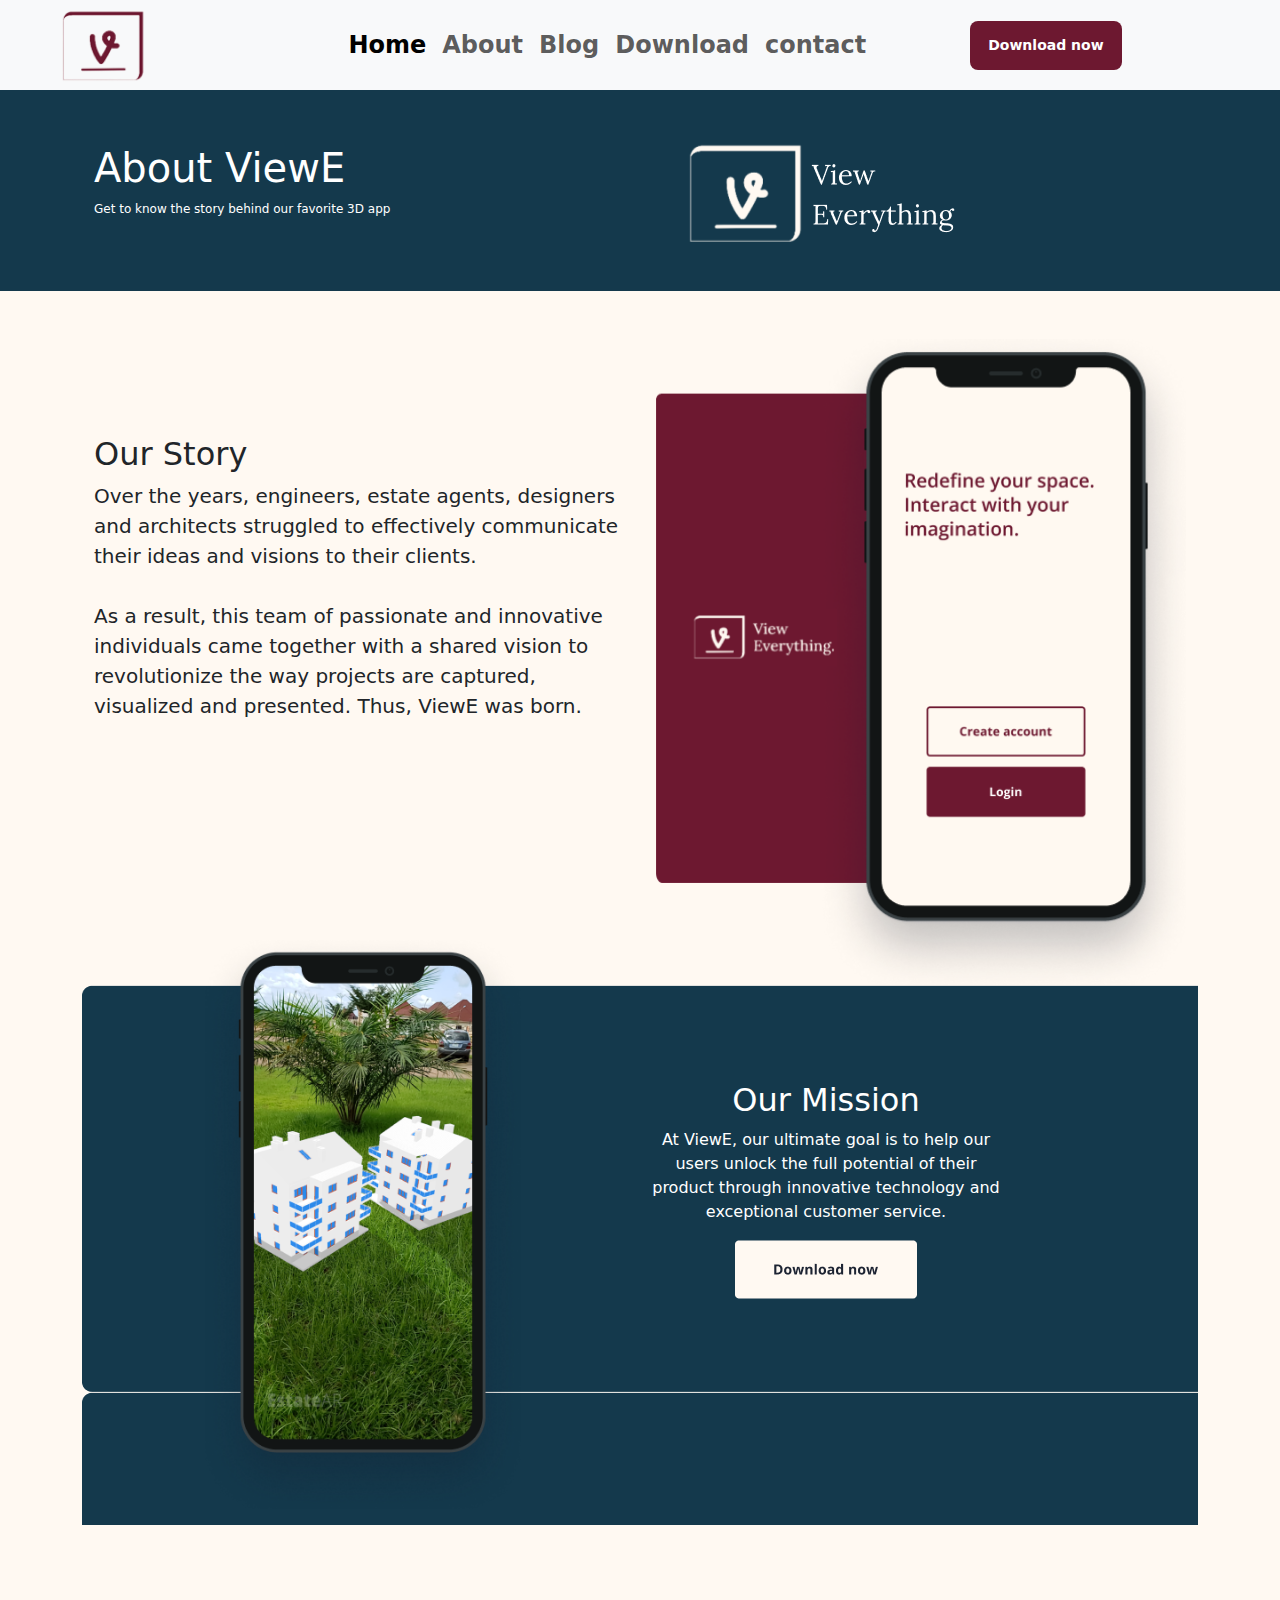
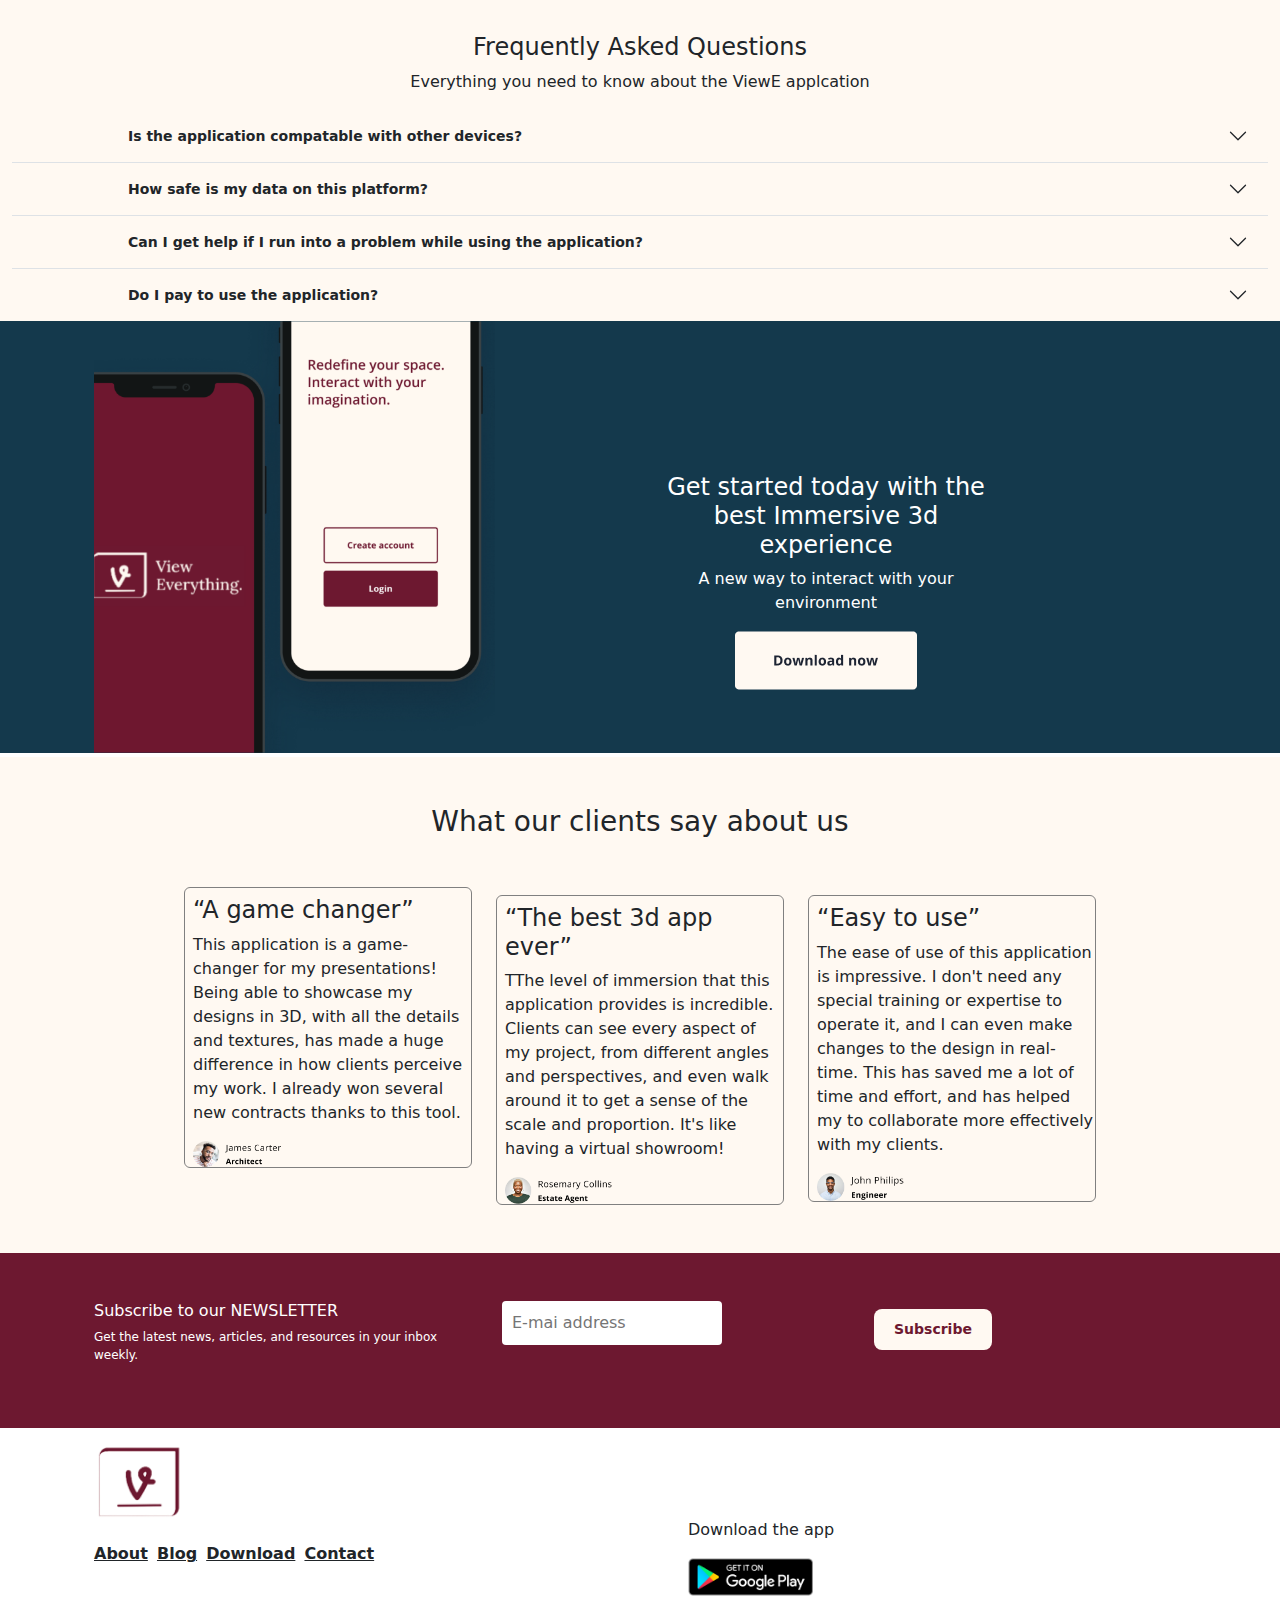
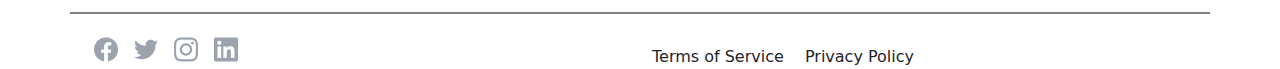
<file: about.html>
<!DOCTYPE html>
<html lang="en">
<head>
    <meta charset="UTF-8">
    <meta name="viewport" content="width=device-width, initial-scale=1.0">
    <title>About</title>
    <link rel="stylesheet" href="about.css">
    <link rel="stylesheet" href="bootstrap-5.3.2-dist/bootstrap-5.3.2-dist/css/bootstrap.css">
</head>
<body>
    <header>
        <nav class="navbar navbar-expand-lg bg-body-tertiary col-ms-12 w-100" >
            <div class="container-fluid">
              <img src="img/image 17.png" alt="" class="ms-5 picture2">
              <button class="navbar-toggler" type="button" data-bs-toggle="collapse" data-bs-target="#navbarNav" aria-controls="navbarNav" aria-expanded="false" aria-label="Toggle navigation">
                <span class="navbar-toggler-icon"></span>
              </button>
              <div class="collapse navbar-collapse fs-4 justify-content-center  align-items-center " id="navbarNav">
                <ul class="navbar-nav">
                  <li class="nav-item">
                    <a class="nav-link active  ms-5 fw-bold Home" aria-current="page" href="index.html">Home</a>
                  </li>
                  <li class="nav-item fw-bold">
                    <a class="nav-link" href="about.html">About</a>
                  </li>
                  <li class="nav-item fw-bold">
                    <a class="nav-link" href="blog.html">Blog</a>
                  </li>
                  <li class="nav-item  fw-bold">
                    <a class="nav-link " href="download.html">Download</a>
                  </li>
                  <li class="nav-item  fw-bold">
                    <a class="nav-link " href="Contact.html">contact</a>
                  </li>
                </ul>
               <div class="ms-5  pl-5 ps-5 butt" >
                <button class="butt" >Download now</button>
               </div>
              </div>
            </div>
          </nav>
    </header>
      <main>
        <section id="hero5" class="pt-5">
            <div class="container pt-5 pb-5">
              <div class="row mx-auto">
                <div class="col-lg-6 col-md-6 col-ms-12 text-white pt-5">
                  <h1>About ViewE</h1>
                  <p class="" style="font-size: 12px;">Get to know the story behind our favorite 3D app</p>
                </div>
                 <div class="col-lg-6 col-md-6 col-ms-12 ps-5  pt-5">
                  <img src="img/Frame 40651.png" alt="" class="picture4">
                 </div>
              </div>
            </div>
          </section>
          <section id="hero">
            <div class="container mt-5">
              <div class="row mx-auto">
                <div class="col-lg-6 col-md-6 col-sm-12 get pt-5">
                  <h2 class="mt-5 pt-5">Our Story</h2>
                 <p  class="fs-5">Over the years, engineers, estate agents, designers and architects struggled to effectively communicate their ideas and visions to their clients. <br> <br>
                    As a result, this team of passionate and innovative individuals came together with a shared vision to revolutionize the way projects are captured, visualized and presented. Thus, ViewE was born. </p>
                </div>
               <div class="col-lg-6 col-md-6 col-sm-12 pt-5"> 
                <img src="img/Group 15.png" alt="" class="w-100">
               </div>
              </div>
            <div>
          </section>
          <section id="hero2">
             <div class="container " >
                <div class="row mx-auto hero10">
                  <div class="col-lg-6 col-md-6 col-sm-12 Yes  text-center">
                    <img src="img/Yes.png" alt="" class=" ps-1 Yes " style="width: 60%; margin-top: -45px;">
                  </div>
                 <div class="col-lg-4 col-md-6 col-sm-12 get2">
                   <div class=" pt-5 mt-5 text-white text-center  ">
                    <h2 class="" >Our Mission</h2>
                    <p class="">At ViewE, our ultimate goal is to help our users unlock the full potential of their product through innovative technology and exceptional customer service.</p>
                    <img src="img/Buttons.png" alt="">
                   </div>
                 </div>
                </div>
              </div>
            </div>
          </section >
          <section id="hero9">
            <div class="contianer">
                <div class="row mx-auto text-center justify-content-center">
                    <div class="col-lg-12 col-md-12 col-sm-12 pt-5 Frequently">
                        <h4>Frequently Asked Questions</h4>
                        <p>Everything you need to know about the ViewE applcation</p>
                   </div>
                   <div class="accordion accordion-flush" id="accordionFlushExample mt-5"  >
                    <div class="accordion-item   ">
                      <h2 class="accordion-header  ps-5 ms-5" >
                        <button class="accordion-button collapsed" type="button" data-bs-toggle="collapse" data-bs-target="#flush-collapseOne" aria-expanded="false" aria-controls="flush-collapseOne" style="background-color: #fff9f2;">
                          Is the application compatable with other devices?
                        </button>
                      </h2>
                      <div id="flush-collapseOne" class="accordion-collapse collapse" data-bs-parent="#accordionFlushExample">
                        <div class="accordion-body">The VieW application is compatible with different devices and can be used on your laptop, tablest and mobile phones with ease.</div>
                      </div>
                    </div>
                    <div class="accordion-item w-  " >
                      <h2 class="accordion-header  ps-5 ms-5">
                        <button class="accordion-button collapsed" type="button" data-bs-toggle="collapse" data-bs-target="#flush-collapseTwo" aria-expanded="false" aria-controls="flush-collapseTwo" style="background-color: #fff9f2;">
                          How safe is my data on this platform?
                        </button>
                      </h2>
                      <div id="flush-collapseTwo" class="accordion-collapse collapse" data-bs-parent="#accordionFlushExample">
                        <div class="accordion-body">The VieW application is compatible with different devices and can be used on your laptop, tablest and mobile phones with ease.</div>
                      </div>
                    </div>
                    <div class="accordion-item w-  ">
                      <h2 class="accordion-header ps-5 ms-5">
                        <button class="accordion-button collapsed can" type="button" data-bs-toggle="collapse" data-bs-target="#flush-collapseThree" aria-expanded="false" aria-controls="flush-collapseThree"style="background-color: #fff9f2;">
                          Can I get help if I run into a problem while using the application?
                        </button>
                      </h2>
                      <div id="flush-collapseThree" class="accordion-collapse collapse" data-bs-parent="#accordionFlushExample">
                        <div class="accordion-body">The VieW application is compatible with different devices and can be used on your laptop, tablest and mobile phones with ease.</div>
                      </div>
                    </div>
                    <div class="accordion-item w- " >
                      <h2 class="accordion-header  ps-5 ms-5">
                        <button class="accordion-button collapsed" type="button" data-bs-toggle="collapse" data-bs-target="#flush-collapseFour" aria-expanded="false" aria-controls="flush-collapseFour" style="background-color: #fff9f2;">
                          Do I pay to use the application?
                        </button>
                      </h2>
                      <div id="flush-collapseFour" class="accordion-collapse  collapse" data-bs-parent="#accordionFlushExample">
                        <div class="accordion-body w-75 ps-5 ms-5 ">The VieW application is compatible with different devices and can be used on your laptop, tablest and mobile phones with ease.</div>
                      </div>
                    </div>
                  </div>
              </div>
           </div>
          </section>
          <section id="hero4" class="mt-">
            <div class="container">
                <div class="row mx-auto">
                  <div class="col-lg-6 col-md-6 col-sm-12">
                    <img src="img/image 14.png" alt="" class="ms-0 w-75">
                  </div>
                 <div class="col-lg-4 col-md-6 col-sm-12 get1">
                   <div class=" pt-5 mt-5 text-white w-100 get1  text-center">
                    <h4 class=" pt-2 mt-5 w-100 " >Get started today with the best Immersive 3d experience</h1>
                    <p class="">A new way to interact with your environment</p>
                    <img src="img/Buttons.png" alt="" class="pb-3">
                   </div>
                 </div>
                </div>
              </div>
            </div>
          </section >
          <section id="hero3" class="mt-1 w-100 pb-5">
            <div>
              <div>
                <div class="col-lg-12 col-lg-12 col-lg-12 pt-4 pt-5" >
                  <h3 class="justify-content-center text-center ">What our clients say about us</h3>
                </div>
              </div>
              <div class="container w-75 mt-5">
                <div class="row mx-auto">
                  <div class="col-lg-4 col-md-4 col-sm-12">
                     <div class="data">
                      <div class="ps-2 pt-2">
                        <h4>“A game changer”</h4>
                        <p>This application is a game-changer for my presentations! Being able to showcase my designs in 3D, with all the details and textures, has made a huge difference in how clients perceive my work. I already won several new contracts thanks to this tool.</p>
                        <img src="img/eng2.png" alt="" class="w-100">
                      </div>
                     </div>
                  </div>
                  <div class="col-lg-4 col-md-4 col-sm-12">
                    <div class="data mt-2">
                     <div class="ps-2 pt-2">
                       <h4>“The best 3d app ever”</h4>
                       <p>TThe level of immersion that this application provides is incredible. Clients can see every aspect of my project, from different angles and perspectives, and even walk around it to get a sense of the scale and proportion. It's like having a virtual showroom!</p>
                       <img src="img/eng1.png" alt="" class="w-100">
                     </div>
                    </div>
                 </div>
                 <div class="col-lg-4 col-md-4 col-sm-12">
                  <div class="data mt-2">
                   <div class="ps-2 pt-2">
                     <h4>“Easy to use”</h4>
                     <p>The ease of use of this application is impressive. I don't need any special training or expertise to operate it, and I can even make changes to the design in real-time. This has saved me a lot of time and effort, and has helped my to collaborate more effectively with my clients.</p>
                     <img src="img/enng.png" alt="" class="w-100">
                   </div>
                  </div>
               </div>
                </div>
              </div>
            </div>
          </section>
      </main>
      <footer>
        <section id="hero6">
          <div class="container pt-5 pb-5">
            <div class="row mx-auto">
              <div class="col-lg-4 col-md-4 col-ms-12 text-white">
                <h6>Subscribe to our NEWSLETTER</h6>
                <p class="" style="font-size: 12px;">Get the latest news, articles, and resources in your inbox weekly.</p>
              </div>
               <div class="col-lg-4 col-md-4 col-ms-12 ps-5 ">
                <input type="email" placeholder="E-mai address" style="border-radius: 4px;border: none; padding: 10px;">
               </div>
               <div class="col-lg-4 col-md-4 col-ms-12 ps-5 mt-2">
               <button class="Subscribe">Subscribe</button>
               </div>
            </div>
          </div>
        </section>
        <div class="col-lg-12 col-md-12 col-sm-12 ms- mt-3 w-75 picture">
          <img src="img/image 17.png" alt="" class="ms-5 ps-5 picture3">
        </div>
        <section>
          <div class="container">
            <div class="row mx-auto">
              <div class="col-lg-6 col-md-6 col-ms-1 pt-4 spanabout">
                <span class=" fw-bold"> <a href="about.html" class="text-dark">About</a></span>
                <span class="ps-1 fw-bold"> <a href="blog.html" class="text-dark">Blog</a></span>
                <span class="ps-1 fw-bold"><a href="download.html"class="text-dark">Download</a></span>
                <span class="ps-1 fw-bold"><a href="Contact.html" class="text-dark">Contact</a></span>
              </div>
              <div class="col-lg-6 col-md-6 col-ms-12 ps-5">
                <p>Download the app</p>
                <img src="img/Store Badge.png" alt="" class="w-25">
              </div>
            </div>
          </div>
        </section>
        <section >
          <div class="container mt-3" style="border-top: 2px solid gray; padding-top: 15px;">
            <div class="row mx-auto">
              <div class="col-lg-6 col-md-6  col-ms-12 pt-2">
                <img src="img/Icons.png" alt="">
              </div>
              <div class="col-lg-6 col-md-6 col-ms-12 pt-3 " >
                <span>Terms of Service</span>
                <span class="ms-3">
                  Privacy Policy</span>
              </div>
            </div>
          </div>
        </section>
      </footer>
    <script src="bootstrap-5.3.2-dist/bootstrap-5.3.2-dist/js/bootstrap.bundle.js"></script>
</body>
</html>
</file>
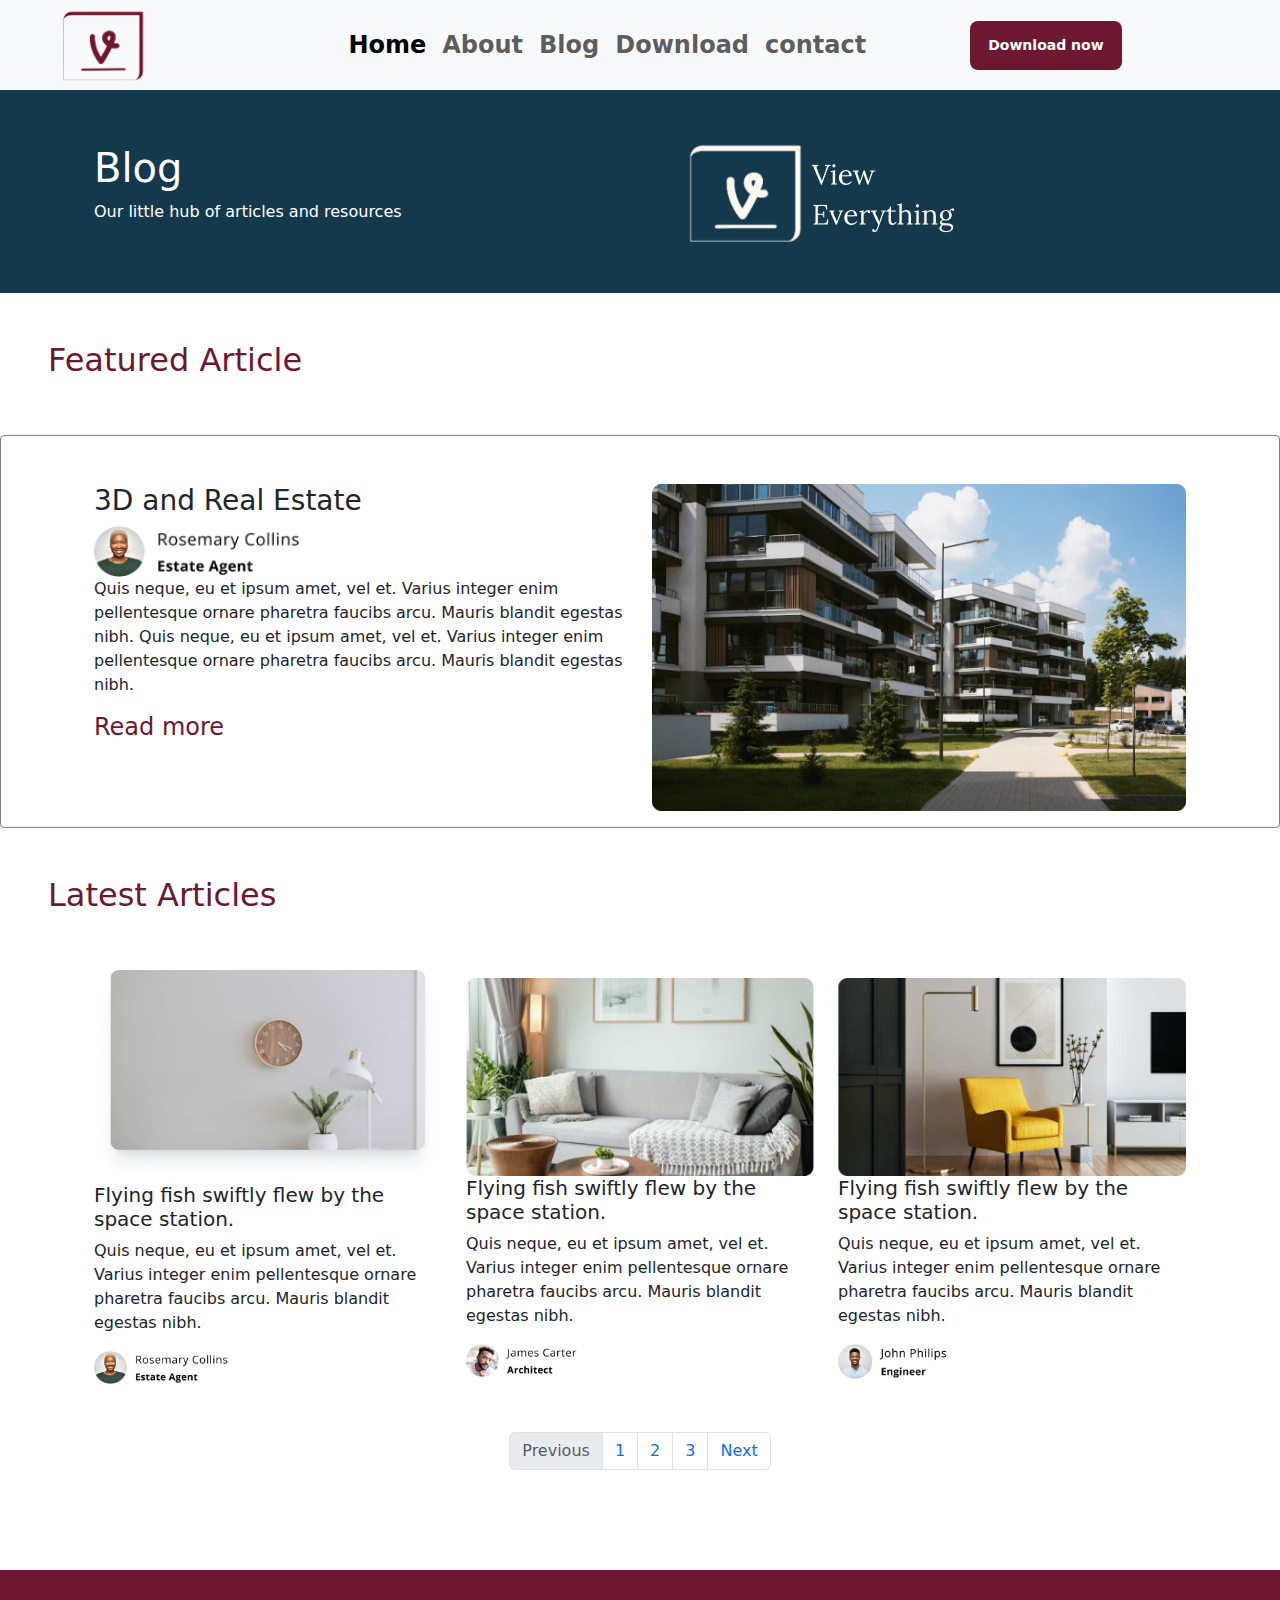
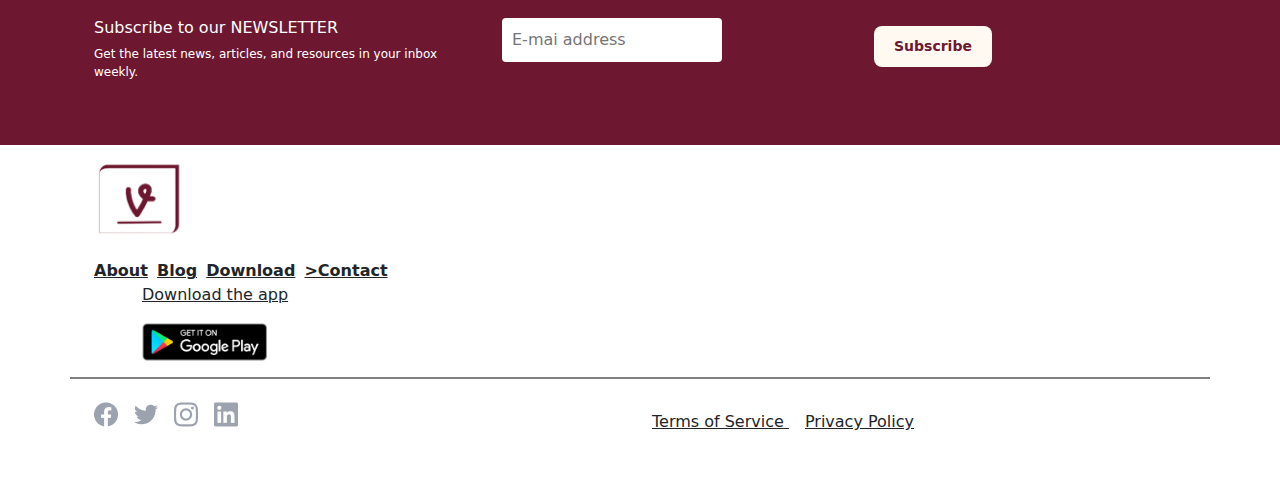
<file: blog.html>
<!DOCTYPE html>
<html lang="en">
<head>
    <meta charset="UTF-8">
    <meta name="viewport" content="width=device-width, initial-scale=1.0">
    <title>blog</title>
    <link rel="stylesheet" href="blog.css">
    <link rel="stylesheet" href="bootstrap-5.3.2-dist/bootstrap-5.3.2-dist/css/bootstrap.css">
</head>
<body>
    <header>
        <nav class="navbar navbar-expand-lg bg-body-tertiary col-ms-12 w-100" >
            <div class="container-fluid">
              <img src="img/image 17.png" alt="" class="ms-5 picture2">
              <button class="navbar-toggler" type="button" data-bs-toggle="collapse" data-bs-target="#navbarNav" aria-controls="navbarNav" aria-expanded="false" aria-label="Toggle navigation">
                <span class="navbar-toggler-icon"></span>
              </button>
              <div class="collapse navbar-collapse fs-4 justify-content-center  align-items-center " id="navbarNav">
                <ul class="navbar-nav">
                  <li class="nav-item">
                    <a class="nav-link active  ms-5 fw-bold Home" aria-current="page" href="index.html">Home</a>
                  </li>
                  <li class="nav-item fw-bold">
                    <a class="nav-link" href="about.html">About</a>
                  </li>
                  <li class="nav-item fw-bold">
                    <a class="nav-link" href="blog.html">Blog</a>
                  </li>
                  <li class="nav-item  fw-bold">
                    <a class="nav-link " href="download.html">Download</a>
                  </li>
                  <li class="nav-item  fw-bold">
                    <a class="nav-link " href="Contact.html">contact</a>
                  </li>
                </ul>
               <div class="ms-5  pl-5 ps-5 butt" >
                <button class="butt" >Download now</button>
               </div>
              </div>
            </div>
          </nav>
    </header>
    <main>
        <section id="hero5" class="pt-5">
            <div class="container pt-5 pb-5">
              <div class="row mx-auto">
                <div class="col-lg-6 col-md-6 col-ms-12 text-white pt-5">
                  <h1>Blog</h1>
                  <p class="" style="font-size: 16px;">Our little hub of articles and resources</p>
                </div>
                 <div class="col-lg-6 col-md-6 col-ms-12 ps-5  pt-5">
                  <img src="img/Frame 40651.png" alt="" class="picture4">
                 </div>
              </div>
            </div>
          </section>
          <div class="col-lg-12 col-md-12 col-sm-12 p-5">
            <h2 class="">Featured Article</h2>
          </div>
           <section class="pt-5" style="border: 1px solid gray; border-radius: 4px; width:auto; height: auto;">
            <div class="container">
                <div class="row mx-auto">
                    <div class="col-lg-6 col-md-6 col-ms-12">
                        <h3>3D and Real Estate</h3>
                        <img src="img/eng1.png" alt="" class="w-100">
                        <p>Quis neque, eu et ipsum amet, vel et. Varius integer enim pellentesque ornare pharetra faucibs arcu. Mauris blandit egestas nibh. Quis neque, eu et ipsum amet, vel et. Varius integer enim pellentesque ornare pharetra faucibs arcu. Mauris blandit egestas nibh.</p>
                        <h2 class="fs-4">Read more </h2>
                    </div>
                    <div class="col-lg-6 col-md-6 col-ms-12">
                        <img src="img/image 39.png" alt=" " class="w-100 pb-3">
                    </div>
                </div> 
            </div>
          </section>
          <section >
            <div>
                <div class="p-5">
                    <h2>Latest Articles</h2>
                </div>
                <div class="container">
                    <div class="row mx-auto gap-">
                        <div class="col-lg-4 col-md-4 col-sm-12">
                            <img src="img/unsplash.png" alt="" class="w-100">
                            <h5>Flying fish swiftly flew by the space station.</h4>
                                <p>Quis neque, eu et ipsum amet, vel et. Varius integer enim pellentesque ornare pharetra faucibs arcu. Mauris blandit egestas nibh.</p>
                                <img src="img/eng1.png" alt="" class="w-100">
                        </div>
                          <div  class="col-lg-4 col-md-4 col-sm-12 pt-2">
                            <img src="img/unsplash_OtXADkUh3-I.png" alt="" class="w-100">
                            <h5>Flying fish swiftly flew by the space station.</h4>
                                <p>Quis neque, eu et ipsum amet, vel et. Varius integer enim pellentesque ornare pharetra faucibs arcu. Mauris blandit egestas nibh.</p>
                                <img src="img/eng2.png" alt="" class="w-100">
                          </div>
                          <div  class="col-lg-4 col-md-4 col-sm-12 pt-2">
                            <img src="img/unsplash__HqHX3LBN18.png" alt="" class="w-100">
                            <h5>Flying fish swiftly flew by the space station.</h4>
                                <p>Quis neque, eu et ipsum amet, vel et. Varius integer enim pellentesque ornare pharetra faucibs arcu. Mauris blandit egestas nibh.</p>
                                <img src="img/enng.png" alt="" class="w-100">
                          </div>
                    </div>
                </div>
            </div>
          </section>
          <section class="mt-5">
            <nav aria-label="Page navigation example">
                <ul class="pagination justify-content-center">
                  <li class="page-item disabled">
                    <a class="page-link">Previous</a>
                  </li>
                  <li class="page-item"><a class="page-link" href="#">1</a></li>
                  <li class="page-item"><a class="page-link" href="#">2</a></li>
                  <li class="page-item"><a class="page-link" href="#">3</a></li>
                  <li class="page-item">
                    <a class="page-link" href="#">Next</a>
                  </li>
                </ul>
              </nav>
          </section>
    </main>
    <footer>
        <section id="hero6">
          <div class="container pt-5 pb-5">
            <div class="row mx-auto">
              <div class="col-lg-4 col-md-4 col-ms-12 text-white">
                <h6>Subscribe to our NEWSLETTER</h6>
                <p class="" style="font-size: 12px;">Get the latest news, articles, and resources in your inbox weekly.</p>
              </div>
               <div class="col-lg-4 col-md-4 col-ms-12 ps-5 ">
                <input type="email" placeholder="E-mai address" style="border-radius: 4px;border: none; padding: 10px;">
               </div>
               <div class="col-lg-4 col-md-4 col-ms-12 ps-5 mt-2">
               <button class="Subscribe">Subscribe</button>
               </div>
            </div>
          </div>
        </section>
        <div class="col-lg-12 col-md-12 col-sm-12 ms- mt-3 w-75 picture">
          <img src="img/image 17.png" alt="" class="ms-5 ps-5 picture3">
        </div>
        <section>
          <div class="container">
            <div class="row mx-auto">
              <div class="col-lg-6 col-md-6 col-ms-1 pt-4 spanabout">
                <span class=" fw-bold"> <a href="about.html" class="text-dark">About</a></span>
                <span class="ps-1 fw-bold"> <a href="blog.html" class="text-dark">Blog</a></span>
                <span class="ps-1 fw-bold"> <a href="download.html" class="text-dark">Download</a></span>
                <span class="ps-1 fw-bold"><a href="Contact.html"  class="text-dark">>Contact</a</span>
              </div>
              <div class="col-lg-6 col-md-6 col-ms-12 ps-5">
                <p>Download the app</p>
                <img src="img/Store Badge.png" alt="" class="w-25">
              </div>
            </div>
          </div>
        </section>
        <section >
          <div class="container mt-3" style="border-top: 2px solid gray; padding-top: 15px;">
            <div class="row mx-auto">
              <div class="col-lg-6 col-md-6  col-ms-12 pt-2">
                <img src="img/Icons.png" alt="">
              </div>
              <div class="col-lg-6 col-md-6 col-ms-12 pt-3 " >
                <span>Terms of Service</span>
                <span class="ms-3">
                  Privacy Policy</span>
              </div>
            </div>
          </div>
        </section>
      </footer>

    <script src="bootstrap-5.3.2-dist/bootstrap-5.3.2-dist/js/bootstrap.bundle.js"></script>
</body>
</html>
</file>
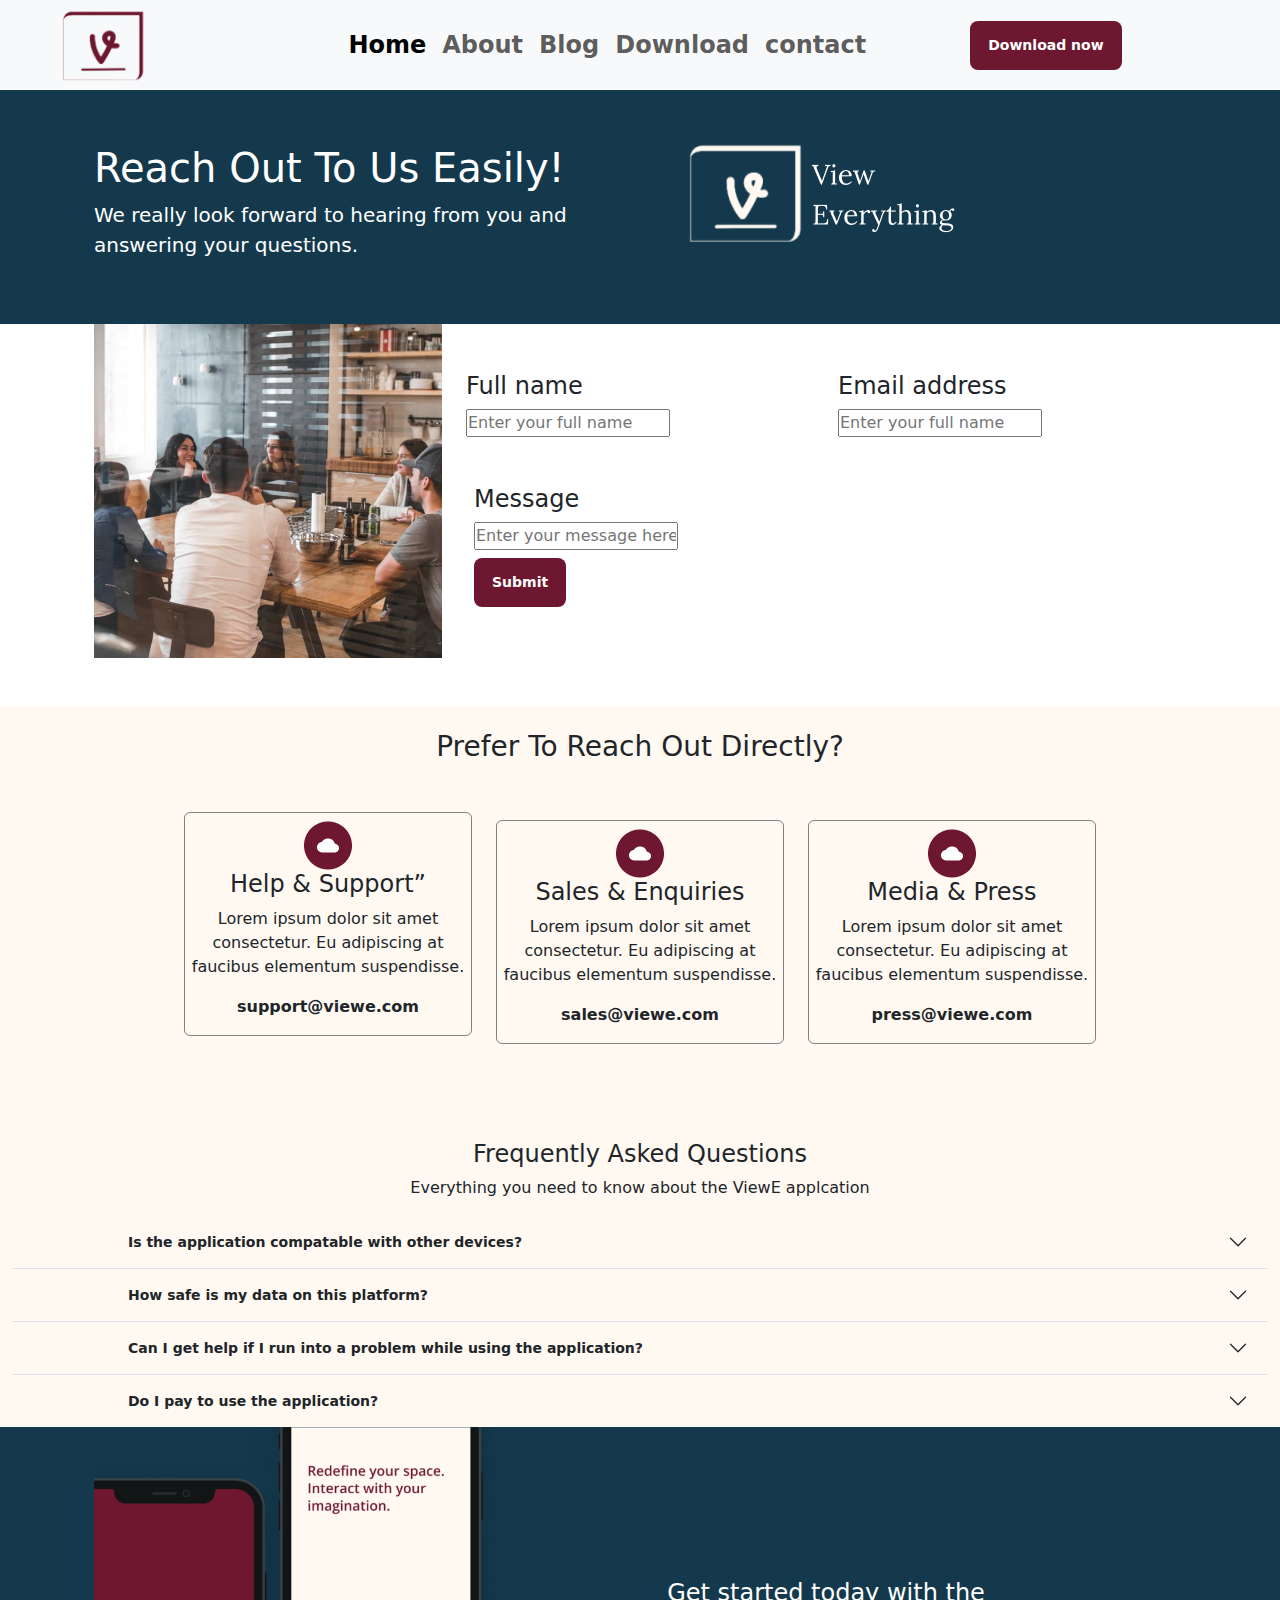
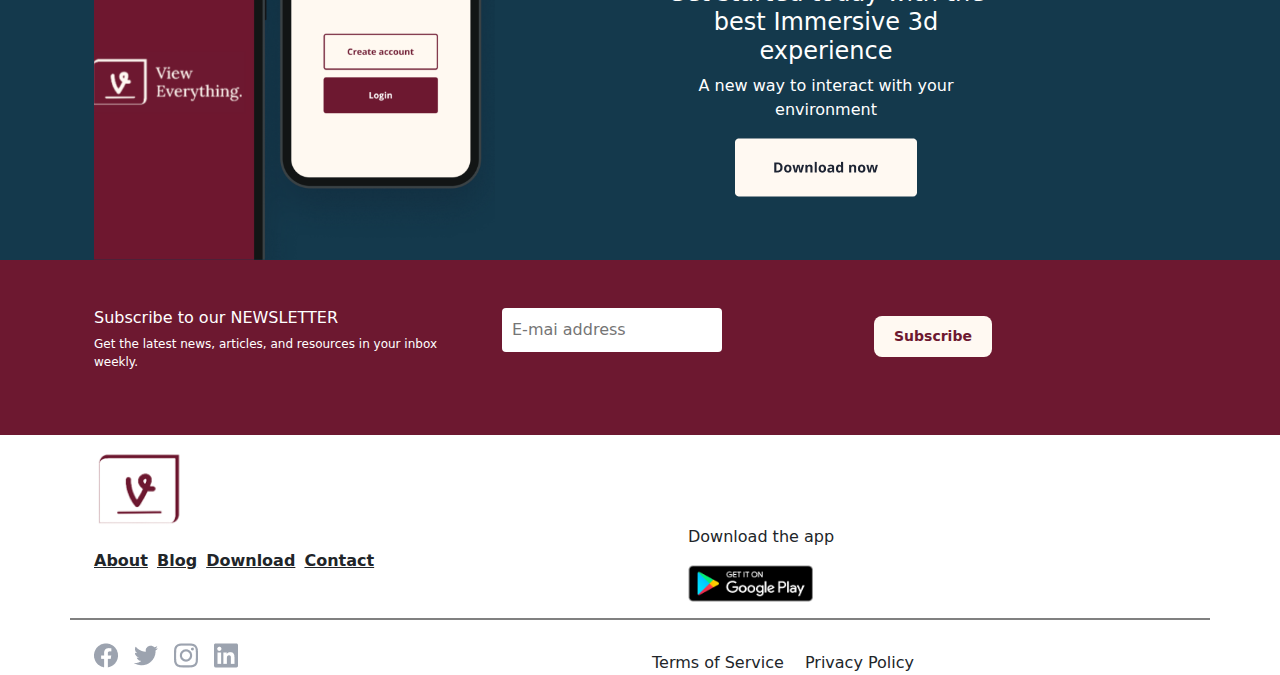
<file: Contact.html>
<!DOCTYPE html>
<html lang="en">
<head>
    <meta charset="UTF-8">
    <meta name="viewport" content="width=device-width, initial-scale=1.0">
    <title>Contact</title>
    <link rel="stylesheet" href="Contact.css">
    <link rel="stylesheet" href="bootstrap-5.3.2-dist/bootstrap-5.3.2-dist/css/bootstrap.css">
</head>
<body>
    <header>
        <nav class="navbar navbar-expand-lg bg-body-tertiary col-ms-12 w-100" >
            <div class="container-fluid">
              <img src="img/image 17.png" alt="" class="ms-5 picture2">
              <button class="navbar-toggler" type="button" data-bs-toggle="collapse" data-bs-target="#navbarNav" aria-controls="navbarNav" aria-expanded="false" aria-label="Toggle navigation">
                <span class="navbar-toggler-icon"></span>
              </button>
              <div class="collapse navbar-collapse fs-4 justify-content-center  align-items-center " id="navbarNav">
                <ul class="navbar-nav">
                  <li class="nav-item">
                    <a class="nav-link active  ms-5 fw-bold Home" aria-current="page" href="index.html">Home</a>
                  </li>
                  <li class="nav-item fw-bold">
                    <a class="nav-link" href="about.html">About</a>
                  </li>
                  <li class="nav-item fw-bold">
                    <a class="nav-link" href="blog.html">Blog</a>
                  </li>
                  <li class="nav-item  fw-bold">
                    <a class="nav-link " href="download.html">Download</a>
                  </li>
                  <li class="nav-item  fw-bold">
                    <a class="nav-link " href="">contact</a>
                  </li>
                </ul>
               <div class="ms-5  pl-5 ps-5 butt" >
                <button class="butt" >Download now</button>
               </div>
              </div>
            </div>
          </nav>
    </header>
    <main>
        <section id="hero5" class="pt-5">
            <div class="container pt-5 pb-5">
              <div class="row mx-auto">
                <div class="col-lg-6 col-md-6 col-ms-12 text-white pt-5">
                  <h1>Reach Out To Us Easily!</h1>
                  <p class="" style="font-size: 20px;">We really look forward to hearing from you and answering your questions.</p>
                </div>
                 <div class="col-lg-6 col-md-6 col-ms-12 ps-5  pt-5">
                  <img src="img/Frame 40651.png" alt="" class="picture4">
                 </div>
              </div>
            </div>
          </section>
          <section>
            <div class="container ">
                <div class=" row mx-auto">
                    <div class="col-lg-4 col-md-3 col-sm-12">
                    <img src="img/Image.png" alt="" class="w-100">
                    </div>
                    <div  class="col-lg-4 col-md-3 col-sm-12 mx-auto mt-5">
                        <h4>Full name</h5>
                        <input type="text" placeholder="Enter your full name">
                        <div class="col-lg-12 col-md-12 col-sm-12 ms-2 mt-5">
                            <h4>Message</h5>
                            <input type="" class="" placeholder="Enter your message here. We cant wait to hear from you."><br>
                            <button class="mt-2">Submit</button>
                        </div>
                    </div>
                    <div  class="col-lg-4 col-md-3 col-sm-12 mt-5">
                        <h4>Email address</h5>
                        <input type="text" placeholder="Enter your full name">
                       
                    </div>
                  
                </div>
            </div>
          </section>
          <section id="hero3" class="mt-5 w-100 pb-5">
            <div>
              <div>
                <div class="col-lg-12 col-lg-12 col-lg-12 pt-4">
                  <h3 class="justify-content-center text-center ">Prefer To Reach Out Directly?</h3>
                </div>
              </div>
              <div class="container w-75 mt-5">
                <div class="row mx-auto">
                  <div class="col-lg-4 col-md-4 col-sm-12">
                     <div class="data">
                      <div class=" pt-2 justify-content-center align-items-center text-center" >
                        <img src="img/cloud.png" alt="" >
                        <h4>Help & Support”</h4>
                        <p>Lorem ipsum dolor sit amet consectetur. Eu adipiscing at faucibus elementum suspendisse. </p>
                        <p class="fw-bold">support@viewe.com</p>
                      </div>
                     </div>
                  </div>
                  <div class="col-lg-4 col-md-4 col-sm-12">
                    <div class="data mt-2">
                     <div class="pt-2  text-center">
                        <img src="img/cloud.png" alt="">
                       <h4>Sales & Enquiries</h4>
                       <p>Lorem ipsum dolor sit amet consectetur. Eu adipiscing at faucibus elementum suspendisse. </p>
                       <p class="fw-bold">sales@viewe.com</p>
                     </div>
                    </div>
                 </div>
                 <div class="col-lg-4 col-md-4 col-sm-12">
                  <div class="data mt-2">
                   <div class="pt-2  text-center">
                    <img src="img/cloud.png" alt="">
                     <h4>Media & Press</h4>
                     <p>Lorem ipsum dolor sit amet consectetur. Eu adipiscing at faucibus elementum suspendisse. </p>
                     <p class="fw-bold">press@viewe.com</p>
                   </div>
                  </div>
               </div>
                </div>
              </div>
            </div>
          </section>
          <section id="hero9">
            <div class="contianer">
                <div class="row mx-auto text-center justify-content-center">
                    <div class="col-lg-12 col-md-12 col-sm-12 pt-5 Frequently">
                        <h4>Frequently Asked Questions</h4>
                        <p>Everything you need to know about the ViewE applcation</p>
                   </div>
                   <div class="accordion accordion-flush" id="accordionFlushExample mt-5"  >
                    <div class="accordion-item   ">
                      <h2 class="accordion-header  ps-5 ms-5" >
                        <button class="accordion-button collapsed" type="button" data-bs-toggle="collapse" data-bs-target="#flush-collapseOne" aria-expanded="false" aria-controls="flush-collapseOne" style="background-color: #fff9f2;">
                          Is the application compatable with other devices?
                        </button>
                      </h2>
                      <div id="flush-collapseOne" class="accordion-collapse collapse" data-bs-parent="#accordionFlushExample">
                        <div class="accordion-body">The VieW application is compatible with different devices and can be used on your laptop, tablest and mobile phones with ease.</div>
                      </div>
                    </div>
                    <div class="accordion-item w-  " >
                      <h2 class="accordion-header  ps-5 ms-5">
                        <button class="accordion-button collapsed" type="button" data-bs-toggle="collapse" data-bs-target="#flush-collapseTwo" aria-expanded="false" aria-controls="flush-collapseTwo" style="background-color: #fff9f2;">
                          How safe is my data on this platform?
                        </button>
                      </h2>
                      <div id="flush-collapseTwo" class="accordion-collapse collapse" data-bs-parent="#accordionFlushExample">
                        <div class="accordion-body">The VieW application is compatible with different devices and can be used on your laptop, tablest and mobile phones with ease.</div>
                      </div>
                    </div>
                    <div class="accordion-item w-  ">
                      <h2 class="accordion-header ps-5 ms-5">
                        <button class="accordion-button collapsed can" type="button" data-bs-toggle="collapse" data-bs-target="#flush-collapseThree" aria-expanded="false" aria-controls="flush-collapseThree"style="background-color: #fff9f2;">
                          Can I get help if I run into a problem while using the application?
                        </button>
                      </h2>
                      <div id="flush-collapseThree" class="accordion-collapse collapse" data-bs-parent="#accordionFlushExample">
                        <div class="accordion-body">The VieW application is compatible with different devices and can be used on your laptop, tablest and mobile phones with ease.</div>
                      </div>
                    </div>
                    <div class="accordion-item w- " >
                      <h2 class="accordion-header  ps-5 ms-5">
                        <button class="accordion-button collapsed" type="button" data-bs-toggle="collapse" data-bs-target="#flush-collapseFour" aria-expanded="false" aria-controls="flush-collapseFour" style="background-color: #fff9f2;">
                          Do I pay to use the application?
                        </button>
                      </h2>
                      <div id="flush-collapseFour" class="accordion-collapse  collapse" data-bs-parent="#accordionFlushExample">
                        <div class="accordion-body w-75 ps-5 ms-5 ">The VieW application is compatible with different devices and can be used on your laptop, tablest and mobile phones with ease.</div>
                      </div>
                    </div>
                  </div>
              </div>
           </div>
          </section>
          <section id="hero4" class="mt-">
            <div class="container">
                <div class="row mx-auto">
                  <div class="col-lg-6 col-md-6 col-sm-12">
                    <img src="img/image 14.png" alt="" class="ms-0 w-75">
                  </div>
                 <div class="col-lg-4 col-md-6 col-sm-12 get1">
                   <div class=" pt-5 mt-5 text-white w-100 get1 text-center ">
                    <h4 class=" pt-2 mt-5 w-100 " >Get started today with the best Immersive 3d experience</h1>
                    <p class="">A new way to interact with your environment</p>
                    <img src="img/Buttons.png" alt="" class="pb-3">
                   </div>
                 </div>
                </div>
              </div>
            </div>
          </section >
    </main>
    <footer>
        <section id="hero6">
          <div class="container pt-5 pb-5">
            <div class="row mx-auto">
              <div class="col-lg-4 col-md-4 col-ms-12 text-white">
                <h6>Subscribe to our NEWSLETTER</h6>
                <p class="" style="font-size: 12px;">Get the latest news, articles, and resources in your inbox weekly.</p>
              </div>
               <div class="col-lg-4 col-md-4 col-ms-12 ps-5 ">
                <input type="email" placeholder="E-mai address" style="border-radius: 4px;border: none; padding: 10px;">
               </div>
               <div class="col-lg-4 col-md-4 col-ms-12 ps-5 mt-2">
               <button class="Subscribe">Subscribe</button>
               </div>
            </div>
          </div>
        </section>
        <div class="col-lg-12 col-md-12 col-sm-12 ms- mt-3 w-75 picture">
          <img src="img/image 17.png" alt="" class="ms-5 ps-5 picture3">
        </div>
        <section>
          <div class="container">
            <div class="row mx-auto">
              <div class="col-lg-6 col-md-6 col-ms-1 pt-4 spanabout">
                <span class=" fw-bold"> <a href="about.html" class="text-dark">About</a></span>
                <span class="ps-1 fw-bold"> <a href="blog.html" class="text-dark">Blog</a></span>
                <span class="ps-1 fw-bold"><a href="download.html"class="text-dark">Download</a></span>
                <span class="ps-1 fw-bold"><a href="Contact.html" class="text-dark">Contact</a></span>
              </div>
              <div class="col-lg-6 col-md-6 col-ms-12 ps-5">
                <p>Download the app</p>
                <img src="img/Store Badge.png" alt="" class="w-25">
              </div>
            </div>
          </div>
        </section>
        <section >
          <div class="container mt-3" style="border-top: 2px solid gray; padding-top: 15px;">
            <div class="row mx-auto">
              <div class="col-lg-6 col-md-6  col-ms-12 pt-2">
                <img src="img/Icons.png" alt="">
              </div>
              <div class="col-lg-6 col-md-6 col-ms-12 pt-3 " >
                <span>Terms of Service</span>
                <span class="ms-3">
                  Privacy Policy</span>
              </div>
            </div>
          </div>
        </section>
      </footer>


    <script src="bootstrap-5.3.2-dist/bootstrap-5.3.2-dist/js/bootstrap.bundle.js"></script>
</body>
</html>
</file>
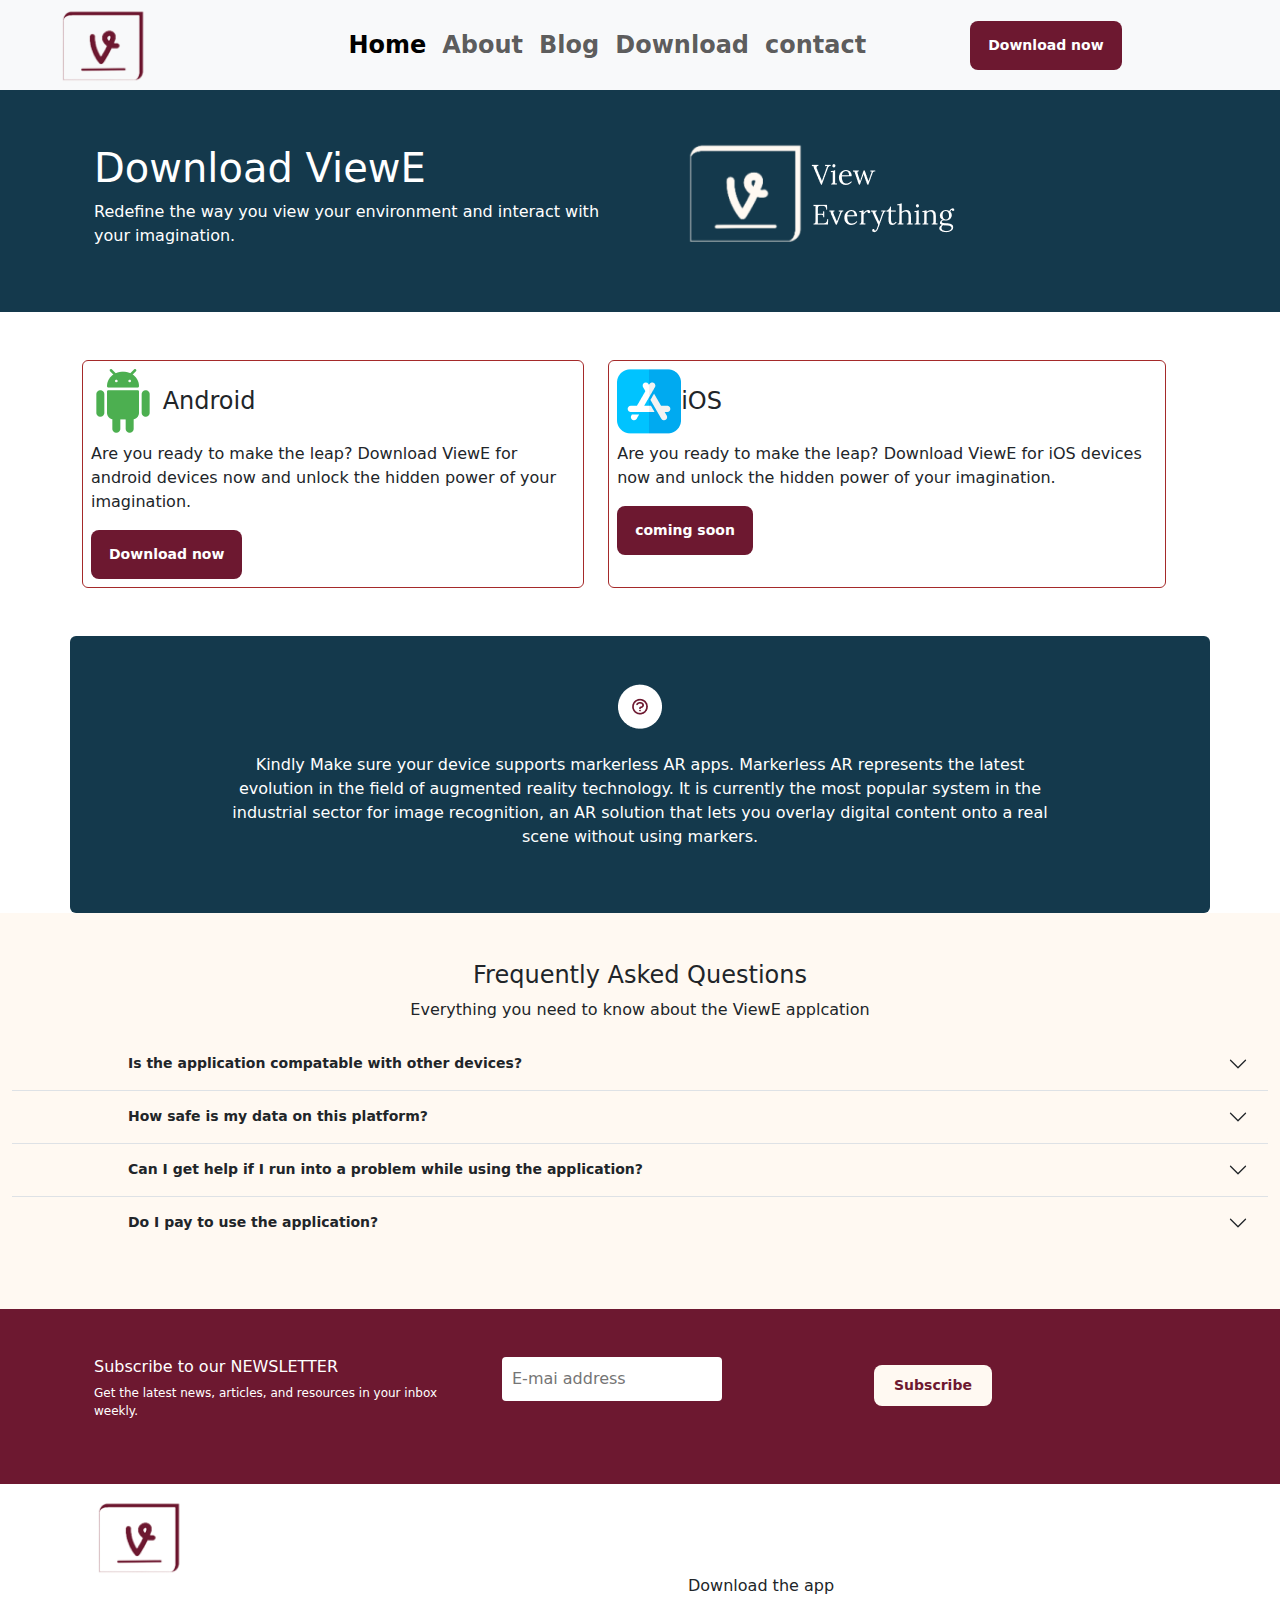
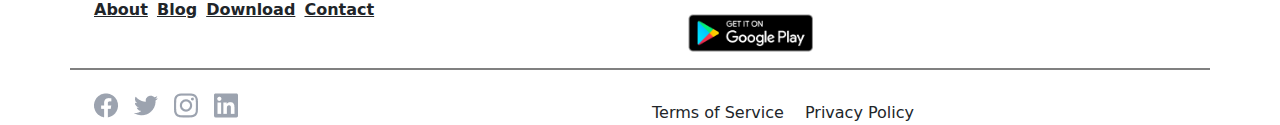
<file: download.html>
<!DOCTYPE html>
<html lang="en">
<head>
    <meta charset="UTF-8">
    <meta name="viewport" content="width=device-width, initial-scale=1.0">
    <title>Download</title>
    <link rel="stylesheet" href="download.css">
    <link rel="stylesheet" href="bootstrap-5.3.2-dist/bootstrap-5.3.2-dist/css/bootstrap.css">
</head>
<body>
    <header>
        <nav class="navbar navbar-expand-lg bg-body-tertiary col-ms-12 w-100" >
            <div class="container-fluid">
              <img src="img/image 17.png" alt="" class="ms-5 picture2">
              <button class="navbar-toggler" type="button" data-bs-toggle="collapse" data-bs-target="#navbarNav" aria-controls="navbarNav" aria-expanded="false" aria-label="Toggle navigation">
                <span class="navbar-toggler-icon"></span>
              </button>
              <div class="collapse navbar-collapse fs-4 justify-content-center  align-items-center " id="navbarNav">
                <ul class="navbar-nav">
                  <li class="nav-item">
                    <a class="nav-link active  ms-5 fw-bold Home" aria-current="page" href="index.html">Home</a>
                  </li>
                  <li class="nav-item fw-bold">
                    <a class="nav-link" href="about.html">About</a>
                  </li>
                  <li class="nav-item fw-bold">
                    <a class="nav-link" href="blog.html">Blog</a>
                  </li>
                  <li class="nav-item  fw-bold">
                    <a class="nav-link " href="download.html">Download</a>
                  </li>
                  <li class="nav-item  fw-bold">
                    <a class="nav-link " href="Contact.html">contact</a>
                  </li>
                </ul>
               <div class="ms-5  pl-5 ps-5 butt" >
                <button class="butt" >Download now</button>
               </div>
              </div>
            </div>
          </nav>
    </header>
    <main>
        <section id="hero5" class="pt-5">
            <div class="container pt-5 pb-5">
              <div class="row mx-auto">
                <div class="col-lg-6 col-md-6 col-ms-12 text-white pt-5">
                  <h1>Download ViewE</h1>
                  <p class="" style="font-size: 16px;">Redefine the way you view your environment and interact with your imagination.</p>
                </div>
                 <div class="col-lg-6 col-md-6 col-ms-12  ps-5  pt-5">
                  <img src="img/Frame 40651.png" alt="" class="picture4">
                 </div>
              </div>
            </div>
          </section>
          <section>
            <div class="container mt-5">
                <div class="row mx-auto gap-4 ">
                    <div class="col-lg-6 col-md-6 col-sm-12 data p-2 android " style="width: 45%;">
                        <h4><img src="img/image 41.png" alt=""> Android</h4>
                        <p >Are you ready to make the leap? Download ViewE for android devices now and unlock the hidden power of your imagination.</p>
                        <button>Download now</button>

                    </div>
                    <div  class="col-lg-6 col-md-6 col-sm-12 data p-2 ">
                        <h4><img src="img/image 42.png" alt="">iOS</h4>
                        <p>Are you ready to make the leap? Download ViewE for iOS devices now and unlock the hidden power of your imagination.</p>
                        <button>coming  soon</button>
                    </div>
                </div>
            </div>
          </section>
          <section>
            <div class="container mt-5" style="background-color: #14394c; border-radius: 6px;">
                <div class="row mx-auto">
                     <div class=" text-center">
                        <p class="w-75 pt-5 text-white mx-auto pb-5"><img src="img/Frame 40676.png" alt=""  > <br> <br>Kindly Make sure your device supports markerless AR apps. Markerless AR represents the latest evolution in the field of augmented reality technology. It is currently the most popular system in the industrial sector for image recognition, an AR solution that lets you overlay digital content onto a real scene without using markers.</p>
                     </div>
                </div>
            </div>
          </section>
          <section id="hero2">
            <div class="contianer">
                <div class="row mx-auto text-center justify-content-center">
                    <div class="col-lg-12 col-md-12 col-sm-12 pt-5">
                        <h4>Frequently Asked Questions</h4>
                        <p>Everything you need to know about the ViewE applcation</p>
                   </div>
                   <div class="accordion accordion-flush" id="accordionFlushExample mt-5"  >
                    <div class="accordion-item   ">
                      <h2 class="accordion-header  ps-5 ms-5" >
                        <button class="accordion-button collapsed" type="button" data-bs-toggle="collapse" data-bs-target="#flush-collapseOne" aria-expanded="false" aria-controls="flush-collapseOne" style="background-color: #fff9f2;">
                          Is the application compatable with other devices?
                        </button>
                      </h2>
                      <div id="flush-collapseOne" class="accordion-collapse collapse" data-bs-parent="#accordionFlushExample">
                        <div class="accordion-body">The VieW application is compatible with different devices and can be used on your laptop, tablest and mobile phones with ease.</div>
                      </div>
                    </div>
                    <div class="accordion-item w-  " >
                      <h2 class="accordion-header  ps-5 ms-5">
                        <button class="accordion-button collapsed" type="button" data-bs-toggle="collapse" data-bs-target="#flush-collapseTwo" aria-expanded="false" aria-controls="flush-collapseTwo" style="background-color: #fff9f2;">
                          How safe is my data on this platform?
                        </button>
                      </h2>
                      <div id="flush-collapseTwo" class="accordion-collapse collapse" data-bs-parent="#accordionFlushExample">
                        <div class="accordion-body">The VieW application is compatible with different devices and can be used on your laptop, tablest and mobile phones with ease.</div>
                      </div>
                    </div>
                    <div class="accordion-item w-  ">
                      <h2 class="accordion-header ps-5 ms-5">
                        <button class="accordion-button collapsed can" type="button" data-bs-toggle="collapse" data-bs-target="#flush-collapseThree" aria-expanded="false" aria-controls="flush-collapseThree"style="background-color: #fff9f2;">
                          Can I get help if I run into a problem while using the application?
                        </button>
                      </h2>
                      <div id="flush-collapseThree" class="accordion-collapse collapse" data-bs-parent="#accordionFlushExample">
                        <div class="accordion-body">The VieW application is compatible with different devices and can be used on your laptop, tablest and mobile phones with ease.</div>
                      </div>
                    </div>
                    <div class="accordion-item w- " >
                      <h2 class="accordion-header  ps-5 ms-5">
                        <button class="accordion-button collapsed   " type="button" data-bs-toggle="collapse" data-bs-target="#flush-collapseFour" aria-expanded="false" aria-controls="flush-collapseFour" style="background-color: #fff9f2;">
                          Do I pay to use the application?
                        </button>
                      </h2>
                      <div id="flush-collapseFour" class="accordion-collapse  collapse" data-bs-parent="#accordionFlushExample">
                        <div class="accordion-body w-75 ps-5 ms-5 ">The VieW application is compatible with different devices and can be used on your laptop, tablest and mobile phones with ease.</div>
                      </div>
                    </div>
                  </div>
              </div>
           </div>
          </section>
    </main>
    <footer>
        <section id="hero6">
          <div class="container pt-5 pb-5">
            <div class="row mx-auto">
              <div class="col-lg-4 col-md-4 col-ms-12 text-white">
                <h6>Subscribe to our NEWSLETTER</h6>
                <p class="" style="font-size: 12px;">Get the latest news, articles, and resources in your inbox weekly.</p>
              </div>
               <div class="col-lg-4 col-md-4 col-ms-12 ps-5 ">
                <input type="email" placeholder="E-mai address" style="border-radius: 4px;border: none; padding: 10px;">
               </div>
               <div class="col-lg-4 col-md-4 col-ms-12 ps-5 mt-2">
               <button class="Subscribe">Subscribe</button>
               </div>
            </div>
          </div>
        </section>
        <div class="col-lg-12 col-md-12 col-sm-12 ms- mt-3 w-75 picture">
          <img src="img/image 17.png" alt="" class="ms-5 ps-5 picture3">
        </div>
        <section>
          <div class="container">
            <div class="row mx-auto">
              <div class="col-lg-6 col-md-6 col-ms-1 pt-4 spanabout">
                <span class=" fw-bold"> <a href="about.html" class="text-dark">About</a></span>
                <span class="ps-1 fw-bold"> <a href="blog.html" class="text-dark">Blog</a></span>
                <span class="ps-1 fw-bold"><a href="download.html" class="text-dark">Download</a></span>
                <span class="ps-1 fw-bold"><a href="Contact.html" class="text-dark">Contact</a></span>
              </div>
              <div class="col-lg-6 col-md-6 col-ms-12 ps-5">
                <p>Download the app</p>
                <img src="img/Store Badge.png" alt="" class="w-25">
              </div>
            </div>
          </div>
        </section>
        <section >
          <div class="container mt-3" style="border-top: 2px solid gray; padding-top: 15px;">
            <div class="row mx-auto">
              <div class="col-lg-6 col-md-6  col-ms-12 pt-2">
                <img src="img/Icons.png" alt="">
              </div>
              <div class="col-lg-6 col-md-6 col-ms-12 pt-3 " >
                <span>Terms of Service</span>
                <span class="ms-3">
                  Privacy Policy</span>
              </div>
            </div>
          </div>
        </section>
      </footer>


    <script src="bootstrap-5.3.2-dist/bootstrap-5.3.2-dist/js/bootstrap.bundle.js"></script>
</body>
</html>
</file>
<file: style.css>
*{
    margin: 0;
    padding: 0;
    box-sizing: border-box;
}
#hero{
    background-color:#fff9f2 ;
}
#hero9{
    background-color:#fff9f2 ;
}
header{
    position: fixed;
    z-index: 1;
    width: 100%;
}
#clients{
    width: 80%;
    margin-right: auto;
    margin-left: auto;
}
#clients img{
    border-bottom: 2px solid gray;
    padding-bottom: 20px;
}
.rect{
    width: auto;
    height: 50vh;
    border-radius: 1px solid ;
    background-color: #14394c;
    margin-left: auto;
    margin-right: auto;
    padding-top: 200px;
}
#hero2{
background-color: #fff9f2;
margin-left: auto;
margin-right: auto;
}
#hero4{
background-color: #14394c;
margin-left: auto;
margin-right: auto;
}
#hero3{
background-color: #fff9f2;
margin-left: 0px;
margin-right: 0px;
width: 100%;
}
.superhero{
    border-top: 2px solid grey;
    padding-top: 40px;
}
#cont{
border-radius: 10px;
border: 2px solid brown;
background-color: white;
width: 95%;
justify-content: center;
align-items: center;
}
button{
    background-color: #6D1830;
    color: white;
    font-size: 14px !important;
    border: none;
    padding: 14px 18px;
    border-radius: 8px !important;
    font-weight: 600 !important;
}
.Subscribe{
    background-color: #fff9f2 !important;
    color: #6D1830;
    font-size: 14px !important;
    border: none;
    padding: 10px 20px;
    border-radius: 8px !important;
    font-weight: 600 !important;
}
.data{
border: 1px solid gray;
border-radius: 6px;
width: auto;
height: auto;
}
#hero5{
    background-color: #6D1830;
    
}
.background{
    background-image: url(img/Rectangle\ 55.png);
    height: 60vh;
    margin-top: -100px;
}
.background2{
    margin-top: -150px;
}






@media screen and (max-width: 767px){
   .hero3{
    margin-left: -100px;
   }
   #cont{
    margin-top: 20px;
   }
   .container .experience{
       flex-direction: row-reverse;
    flex-wrap: wrap-reverse;
   }
   .power{
    position: relative;
     bottom: 70px;
   }
    .privacy{
    margin-top:50px ;
   }
    div .get1{
    margin-top: -100px;
   }
   .picture{
    margin-left: -70px;
    width: 25%;
   }
   .picture2{
    width: 15%;
    margin-left: -100px;
   }
   .picture3{
    width: 35%;
   }
   .spanabout{
    margin-left: -20px;
    width: 100% !important;
   }
   button.butt{
    margin-left: -100px;
   }
   div .get2{
    padding-left: 10px;
   }
  img .fone{
    margin-top: 60px !important;
   }
   div .background{
    flex-direction: row-reverse;
 flex-wrap: wrap-reverse;
 height: auto;
}
 div .Yes{
    margin-top: 50px;
}
#hero9{
  margin-top: -160px;
}
.superhero{
    background-color: #fff9f2;
    padding-bottom: 50px;
    margin-top: -80px;
    
}
.down1{
    margin-left: 90px;
    display: flex;
    flex-direction: column;
}

}


@media screen and (min-width:768px) and (max-width:988px){
  div .get{
    margin-top: -70px;
  }
}
</file>
<file: about.css>
*{
    margin: 0;
    padding: 0;
    box-sizing: border-box;
}
 button{
    background-color: #6D1830;
    color: white;
    font-size: 14px !important;
    border: none;
    padding: 14px 18px;
    border-radius: 8px !important;
    font-weight: 600 !important;
}
header{
    position: fixed;
    z-index: 1;
    width: 100%;
}
#hero5{
    background-color: #14394c !important;
     
}
#hero{
    background-color: #fff9f2;
    margin-top: -50px;
}
#hero2{
    background-color: #fff9f2;
    padding-bottom: 60px;
    
}
div .hero10{
    background-image: url(img/Rectangle\ 55.png);
    height: 60vh;
}
 div.accordion-item  {
    background-color: #fff9f2;
}
#hero4{
    background-color: #14394c;
    margin-left: auto;
    margin-right: auto;

    }
    #hero3{
        background-color: #fff9f2;
        margin-left: 0px;
        margin-right: 0px;
        width: 100%;
     }
    .data{
            border: 1px solid grey;
            border-radius: 6px;
            width: auto;
            height: auto;
      }
      .Subscribe{
        background-color: #fff9f2 !important;
        color: #6D1830;
        font-size: 14px !important;
        border: none;
        padding: 10px 20px;
        border-radius: 8px !important;
        font-weight: 600 !important;
    }
    #hero6{
        background-color: #6D1830;
    }
    #hero9{
        background-color: #fff9f2;
    }
 




@media screen and (max-width:767px){
    .picture2{
        width: 15%;
        margin-left: -100px;
       }
       .picture4{
        display: none;
    }
    div.get{
        margin-top: -120px;
    }
    button.butt{
        margin-left: -100px;
       }
       h2.accordion-header  {
        background-color: #fff9f2;
        margin-left: -200px;
    }
     div.get1{
        margin-top: -100px;
    }
    .picture3{
        width: 35%;
    }
    .picture{
        margin-left: -70px;
        width: 25%;
       }
       div .hero10{
        flex-direction: row-reverse;
     flex-wrap: wrap-reverse;
     height: auto;
    }
    #hero2{
    }
    div .get2{
        padding-left: 10px;
        position: relative;
        margin-top: -90px;
       }
       div .Yes{
        padding-left: 50px;
        padding-top: 20px;
       }
        #hero9{
        margin-top: -200px;
       }
       div .Frequently{
        background-color: #fff9f2;
       }
       img.Yes{
        margin-left: -40px !important;
       }
      

}




@media screen and (min-width:768px) and (max-width:988px){
    div .Yes{
      margin-top: 100px;
    }
  }
</file>
<file: blog.css>
*{
    margin: 0;
    padding: 0;
    box-sizing: border-box;
}
 button{
    background-color: #6D1830;
    color: white;
    font-size: 14px !important;
    border: none;
    padding: 14px 18px;
    border-radius: 8px !important;
    font-weight: 600 !important;
}
header{
    position: fixed;
    z-index: 1;
    width: 100%;
}
#hero5{
    background-color: #14394c !important;
     
}
h2{
    color: #6D1830 !important;
}
.Subscribe{
    background-color: #fff9f2 !important;
    color: #6D1830;
    font-size: 14px !important;
    border: none;
    padding: 10px 20px;
    border-radius: 8px !important;
    font-weight: 600 !important;
}
#hero6{
    background-color: #6D1830;
    margin-top: 100px;
}
footer{
    padding-bottom: 50px;
}





@media screen and (max-width:767px){
    .picture2{
        width: 15%;
        margin-left: -100px;
       }
       .picture4{
        display: none;
    }
    div.get{
        margin-top: -120px;
    }
    button.butt{
        margin-left: -100px;
       }
       .picture{
        margin-left: -70px;
        width: 25%;
       }
    

    }
</file>
<file: Contact.css>
*{
    margin: 0;
    padding: 0;
    box-sizing: border-box;
}
 button{
    background-color: #6D1830;
    color: white;
    font-size: 14px !important;
    border: none;
    padding: 14px 18px;
    border-radius: 8px !important;
    font-weight: 600 !important;
}
header{
    position: fixed;
    z-index: 1;
    width: 100%;
}
#hero5{
    background-color: #14394c !important;
     
}
#hero3{
    background-color: #fff9f2;
    margin-left: 0px;
    margin-right: 0px;
    width: 100%;
    }
    .data{
        border: 1px solid gray;
        border-radius: 6px;
        width: auto;
        height: auto;
        }
        div.accordion-item  {
            background-color: #fff9f2;
        }
        #hero9{
            background-color: #fff9f2;
        }
        #hero4{
            background-color: #14394c;
            margin-left: auto;
            margin-right: auto;
        
            }
            #hero6{
                background-color: #6D1830;
            }
            .Subscribe{
                background-color: #fff9f2 !important;
                color: #6D1830;
                font-size: 14px !important;
                border: none;
                padding: 10px 20px;
                border-radius: 8px !important;
                font-weight: 600 !important;
            }



@media screen and (max-width:767px){
    .picture2{
        width: 15%;
        margin-left: -100px;
       }
       .picture4{
        display: none;
    }
    button.butt{
        margin-left: -100px;
       }

#hero9{
margin-top: -200px;
}
div .Frequently{
background-color: #fff9f2;
margin-top: 160px;
}
div.get1{
    margin-top: -100px;
}
.picture3{
    width: 35%;
}
.picture{
    margin-left: -70px;
    width: 25%;
   }
     

}
</file>
<file: download.css>
*{
    margin: 0;
    padding: 0;
    box-sizing: border-box;
}
 button{
    background-color: #6D1830;
    color: white;
    font-size: 14px !important;
    border: none;
    padding: 14px 18px;
    border-radius: 8px !important;
    font-weight: 600 !important;
}
header{
    position: fixed;
    z-index: 1;
    width: 100%;
}
#hero5{
    background-color: #14394c !important; 
}
button{
    background-color: #6D1830;
    color: white;
    font-size: 14px !important;
    border: none;
    padding: 14px 18px;
    border-radius: 8px !important;
    font-weight: 600 !important;
}
.data{
    border: 1px solid brown;
    border-radius: 6px;
    width: auto;
    height: auto;
    }
    div.accordion-item  {
        background-color: #fff9f2;
    }
    #hero2{
        background-color: #fff9f2;
        padding-bottom: 60px;
    }
    .Subscribe{
        background-color: #fff9f2 !important;
        color: #6D1830;
        font-size: 14px !important;
        border: none;
        padding: 10px 20px;
        border-radius: 8px !important;
        font-weight: 600 !important;
    }
#hero6{
    background-color: #6D1830;
}





@media screen and (max-width:767px){
    .picture2{
        width: 15%;
        margin-left: -100px;
       }
       .picture4{
        display: none;
    }
    div.get{
        margin-top: -120px;
    }
    button.butt{
        margin-left: -100px;
       }
      div .android{
        width: 100% !important;
       }
       .picture3{
        width: 35%;
    }
    .picture{
        margin-left: -70px;
        width: 25%;
       }

 }
</file>
